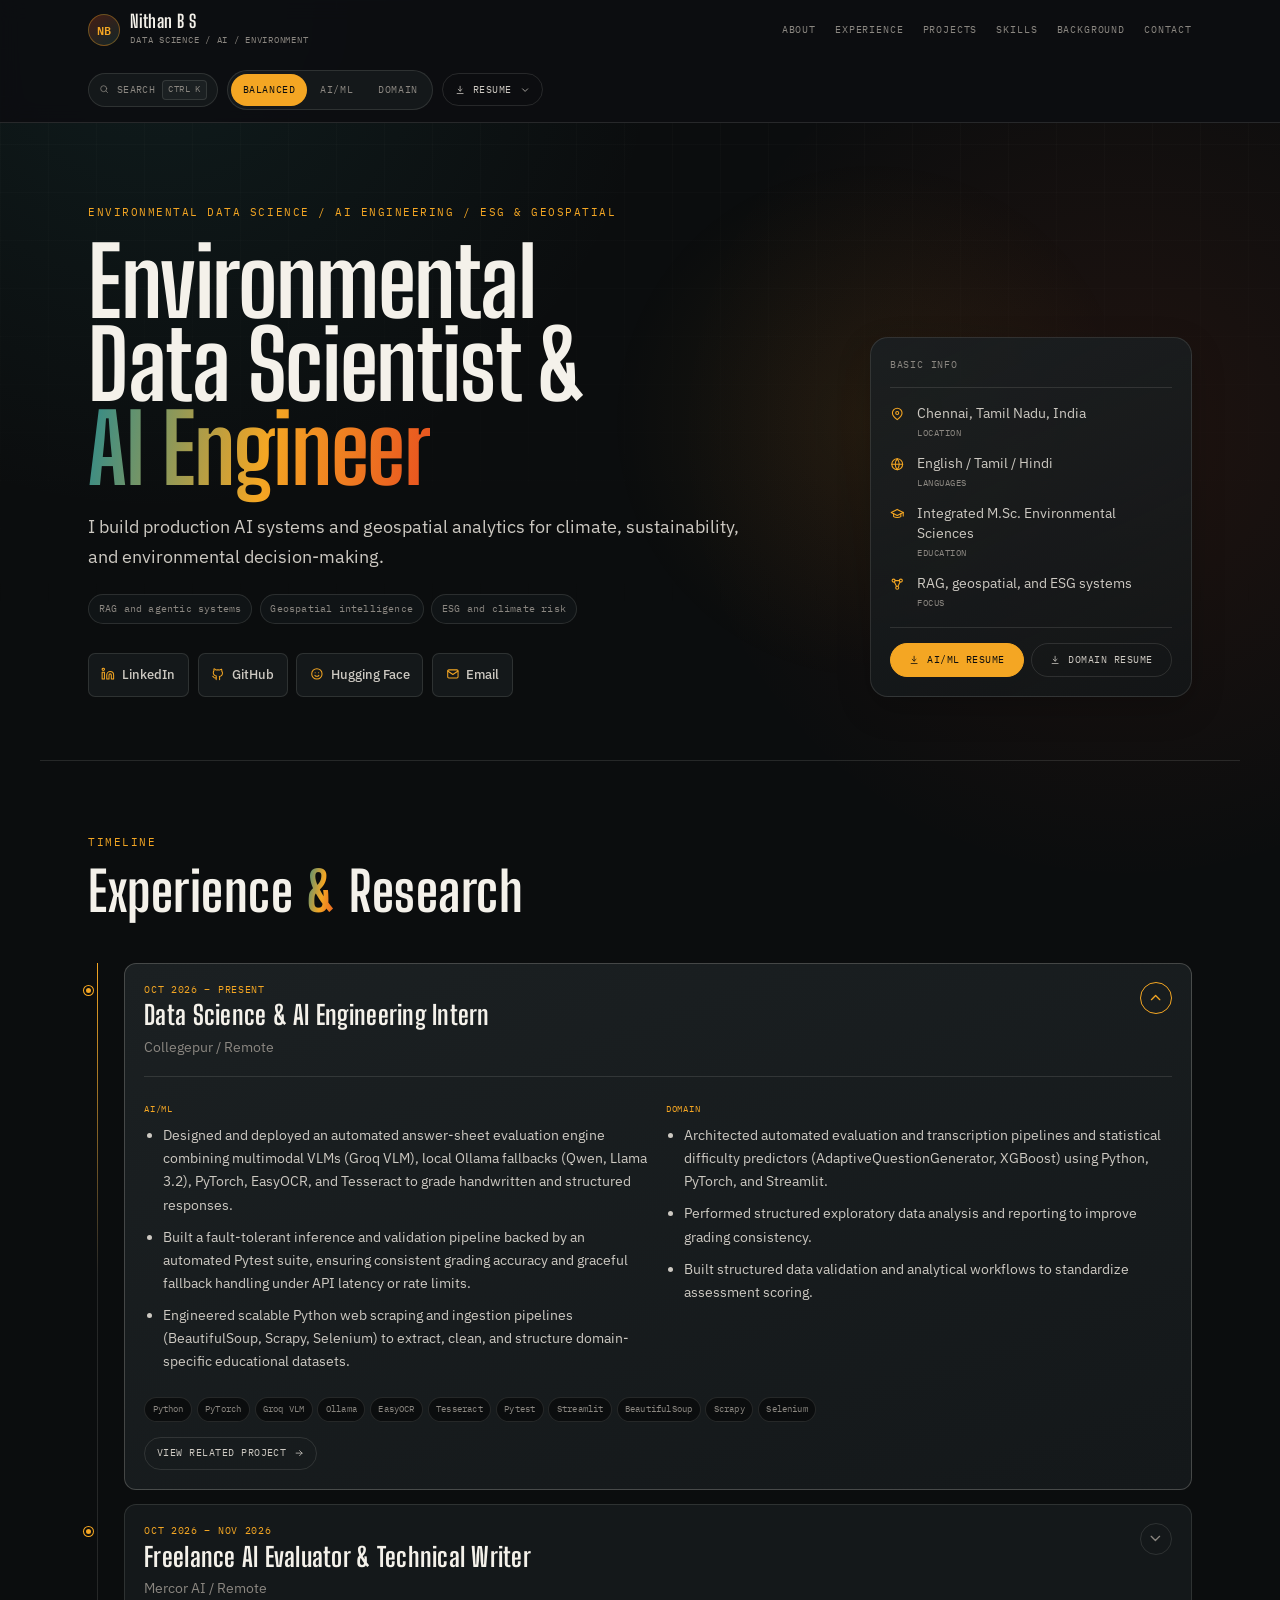
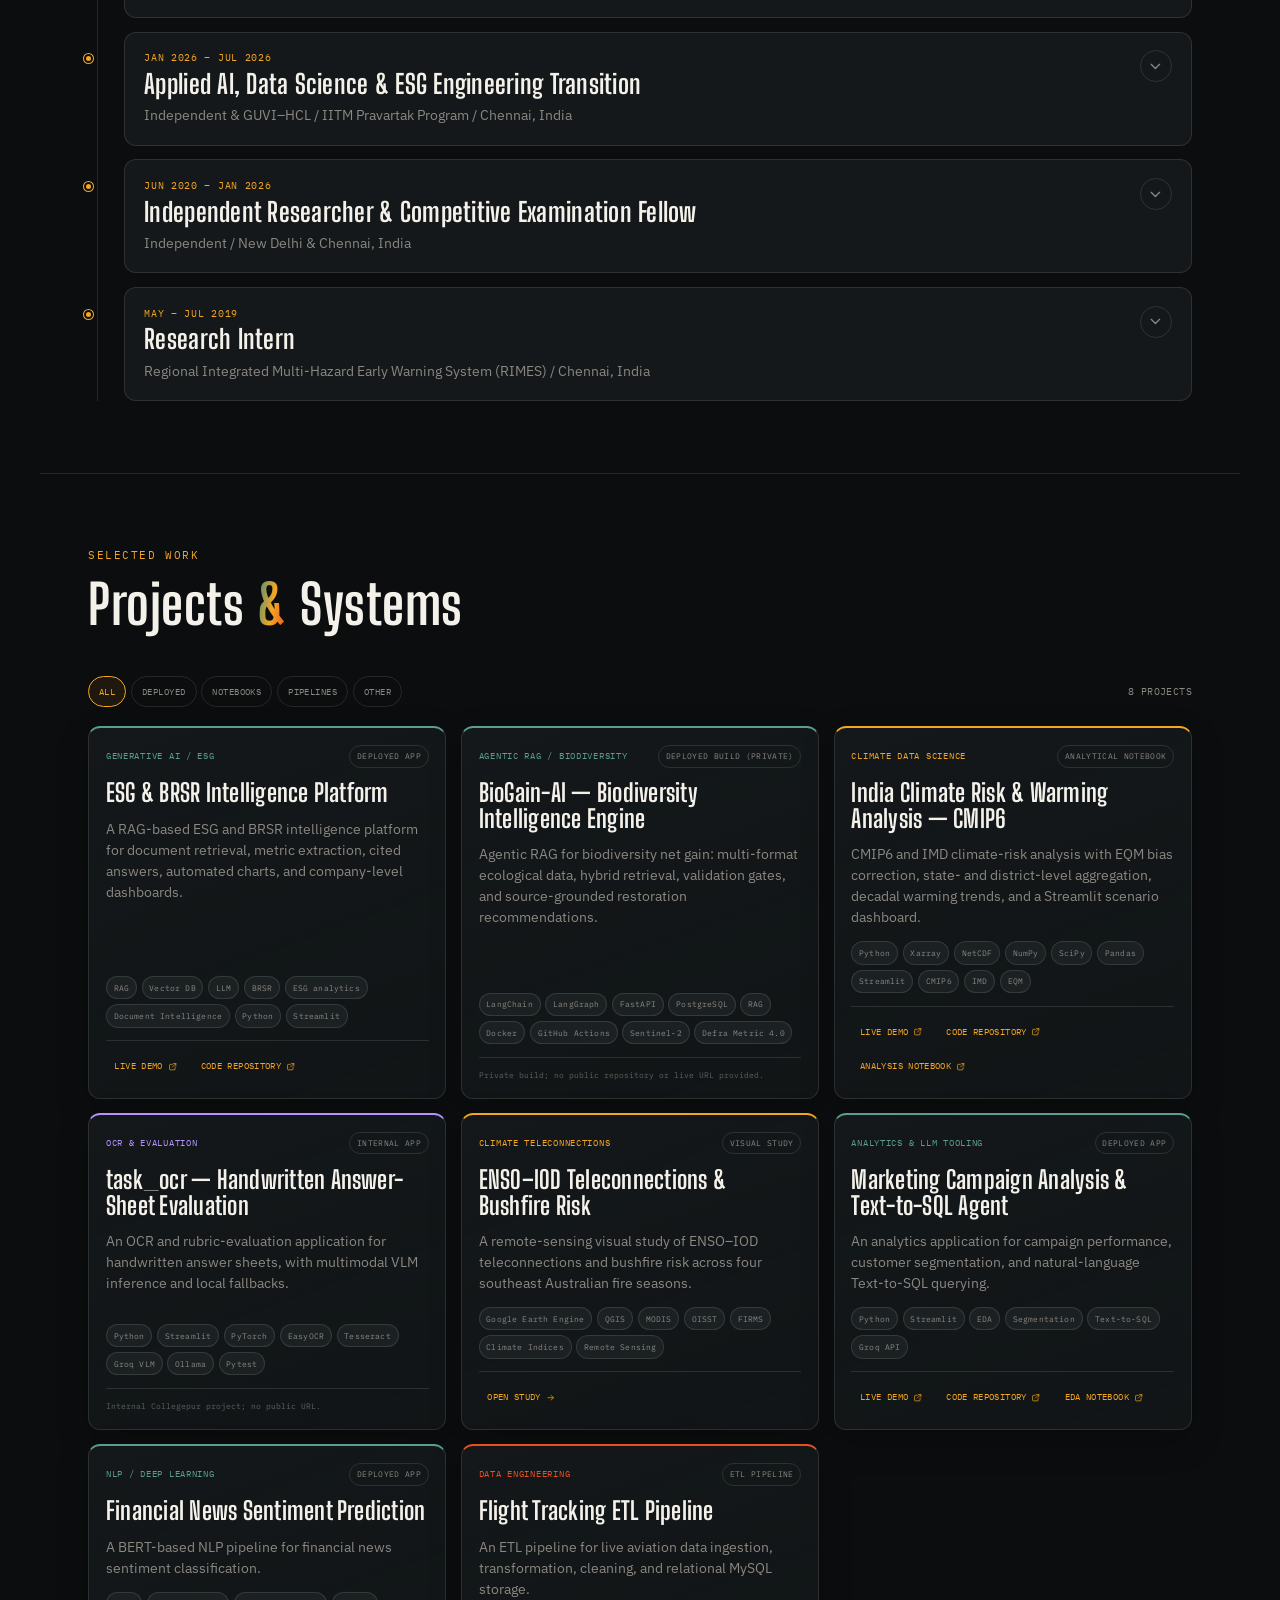
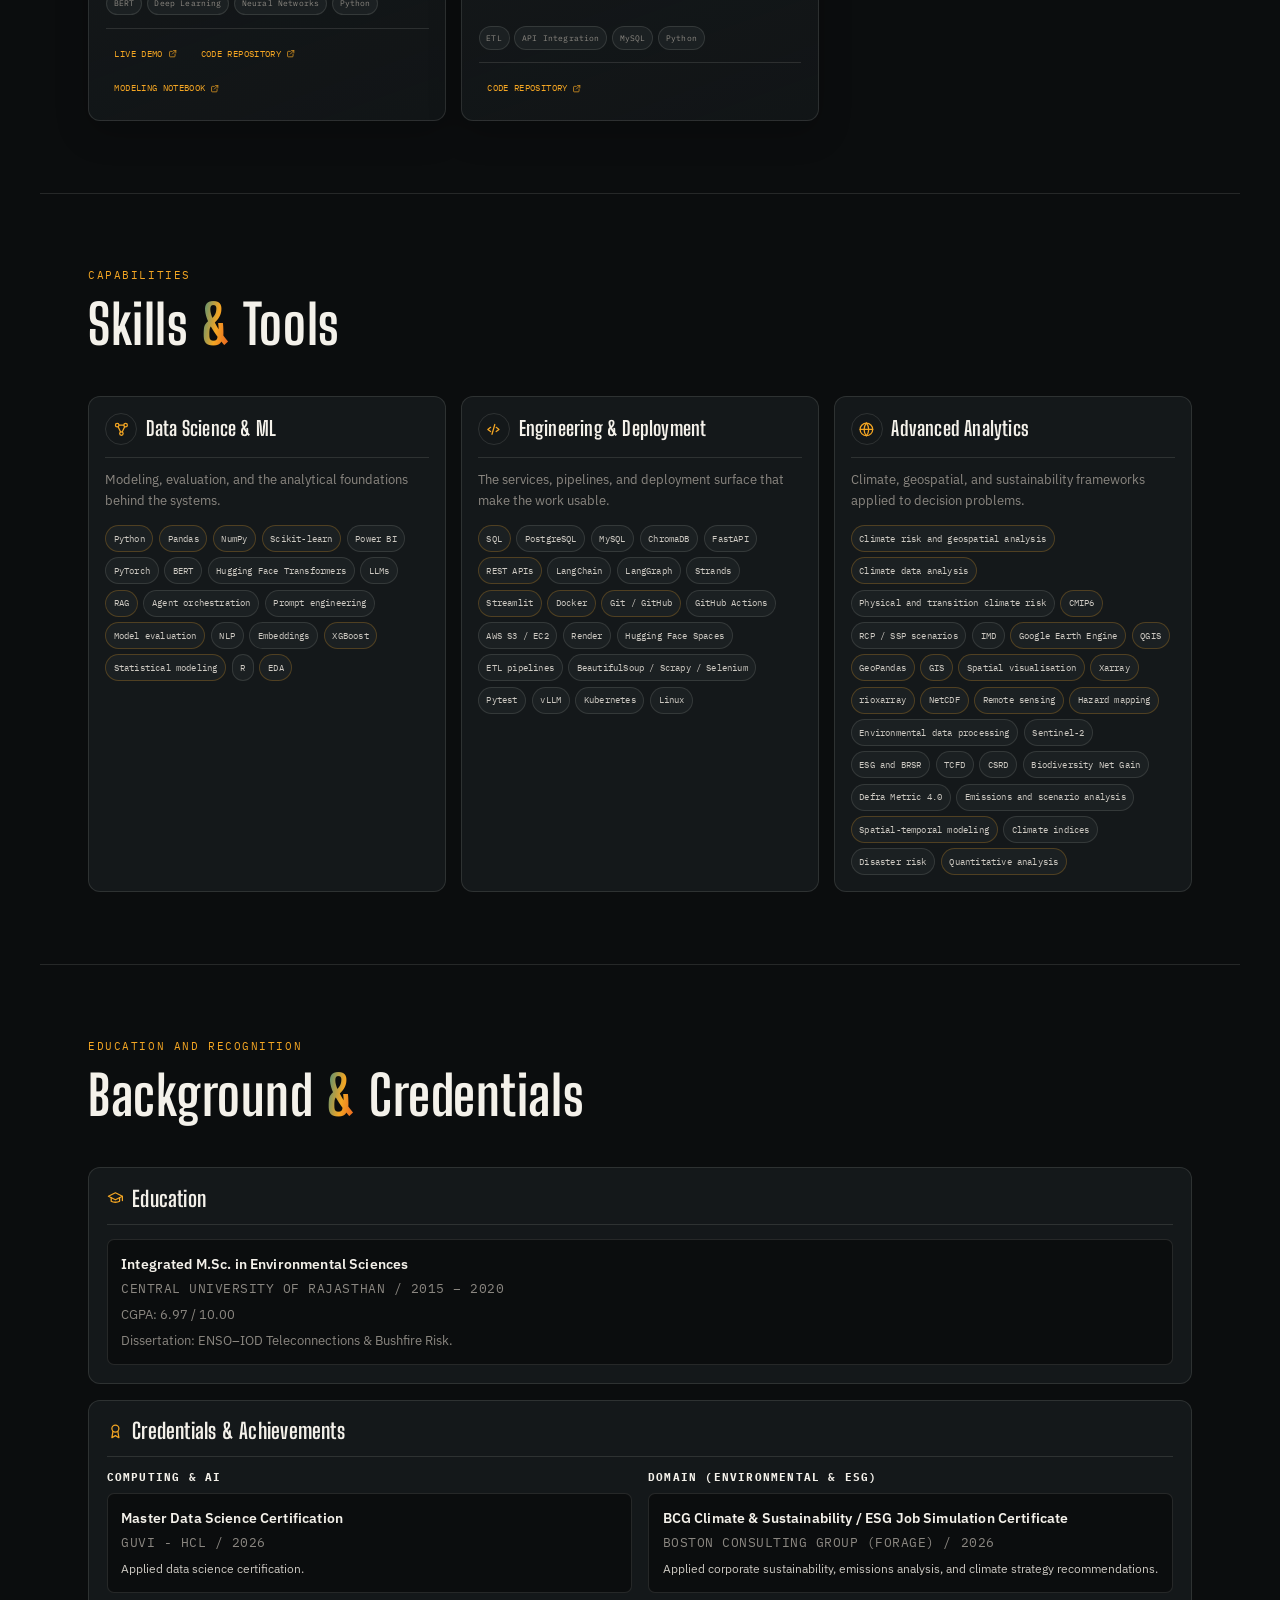
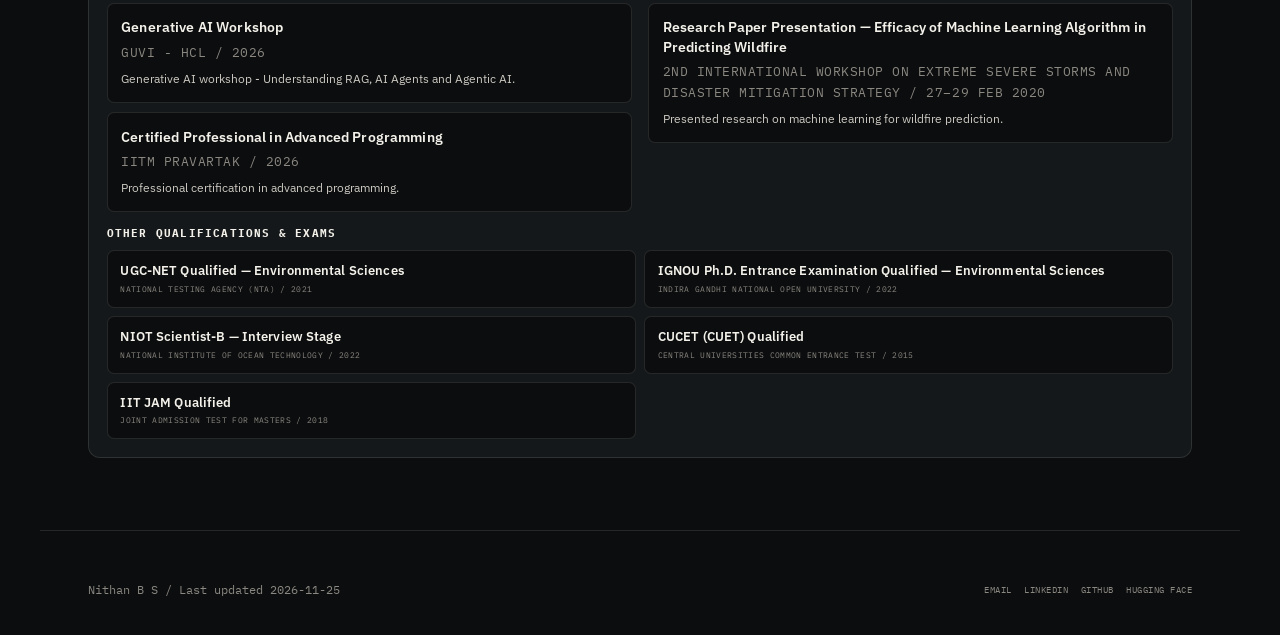
<file: index.html>
<!DOCTYPE html>
<html lang="en">
<head>
  <meta charset="UTF-8">
  <meta name="viewport" content="width=device-width, initial-scale=1.0">
  <title>Nithan B S | Portfolio</title>
  <meta name="description" content="Nithan B S — Environmental Data Scientist and AI Engineer specializing in RAG systems, geospatial intelligence, climate risk, and ESG analytics.">
  <meta name="theme-color" content="#0b0d0e">
  <link rel="icon" type="image/svg+xml" href="assets/favicon.svg">
  <link rel="preconnect" href="https://fonts.googleapis.com">
  <link rel="preconnect" href="https://fonts.gstatic.com" crossorigin>
  <link href="https://fonts.googleapis.com/css2?family=Big+Shoulders+Display:wght@600;700;800&family=IBM+Plex+Sans:wght@400;500;600&family=IBM+Plex+Mono:wght@400;500&display=swap" rel="stylesheet">
  <link rel="stylesheet" href="assets/css/tokens.css">
  <link rel="stylesheet" href="assets/css/base.css">
  <link rel="stylesheet" href="assets/css/components.css">
  <link rel="stylesheet" href="assets/css/responsive.css">

  <!-- Google tag (gtag.js) -->
  <script async src="https://www.googletagmanager.com/gtag/js?id=G-9D7TGEXYTD"></script>
  <script>
    window.dataLayer = window.dataLayer || [];
    function gtag(){dataLayer.push(arguments);}
    gtag('js', new Date());
    gtag('config', 'G-9D7TGEXYTD');
  </script>
</head>
<body id="top" data-track="balanced">
  <a class="skip-link" href="#main">Skip to content</a>

  <header class="topbar">
    <nav class="topbar-inner" aria-label="Primary navigation">
      <a class="brand" href="#top" aria-label="Nithan B S, back to top">
        <span class="brand-mark" aria-hidden="true">NB</span>
        <span class="brand-copy">
          <span class="brand-name">Nithan B S</span>
          <span class="brand-role">Data Science / AI / Environment</span>
        </span>
      </a>

      <div class="nav-links">
        <a class="navlink" href="#about">About</a>
        <a class="navlink" href="#experience">Experience</a>
        <a class="navlink" href="#projects">Projects</a>
        <a class="navlink" href="#skills">Skills</a>
        <a class="navlink" href="#background">Background</a>
        <a class="navlink" href="#contact">Contact</a>
      </div>

      <div class="topbar-actions">
        <button class="search-trigger" id="command-trigger" type="button" aria-label="Search portfolio" aria-keyshortcuts="Control+K Meta+K">
          <span data-icon="search" aria-hidden="true"></span>
          <span>Search</span>
          <kbd>Ctrl K</kbd>
        </button>

        <div class="track-switch" role="group" aria-label="Portfolio perspective">
          <button class="track-btn" type="button" data-track-button="balanced" aria-pressed="true">Balanced</button>
          <button class="track-btn" type="button" data-track-button="aiml" aria-pressed="false">AI/ML</button>
          <button class="track-btn" type="button" data-track-button="domain" aria-pressed="false">Domain</button>
        </div>

        <div class="resume-slot" id="resume-slot"></div>
      </div>
    </nav>
  </header>

  <main id="main">
    <section class="hero" id="about" aria-labelledby="hero-title">
      <div class="hero-copy">
        <span class="hero-eyebrow" id="hero-eyebrow">Environmental Data Science / AI Engineering / ESG &amp; Geospatial</span>
        <h1 id="hero-title">Environmental Data Scientist <span class="accent-text">&amp; AI Engineer</span></h1>
        <p class="hero-sub" id="hero-sub">I build production AI systems and geospatial analytics for climate, sustainability, and environmental decision-making.</p>
        <div class="hero-focus" id="hero-focus">
          <span class="focus-pill">RAG and agentic systems</span>
          <span class="focus-pill">Geospatial intelligence</span>
          <span class="focus-pill">ESG and climate risk</span>
        </div>
        <div class="hero-socials" id="hero-socials">
          <a class="social-btn" href="https://www.linkedin.com/in/nithanbs97/" target="_blank" rel="noopener noreferrer"><span data-icon="linkedin" aria-hidden="true"></span>LinkedIn</a>
          <a class="social-btn" href="https://github.com/nithansantiago021" target="_blank" rel="noopener noreferrer"><span data-icon="github" aria-hidden="true"></span>GitHub</a>
          <a class="social-btn" href="https://huggingface.co/ntini97" target="_blank" rel="noopener noreferrer"><span data-icon="huggingface" aria-hidden="true"></span>Hugging Face</a>
          <a class="social-btn" href="mailto:nithansantiago021@gmail.com"><span data-icon="mail" aria-hidden="true"></span>Email</a>
        </div>
      </div>

      <aside class="hero-side" aria-label="Profile snapshot">
        <div class="perspective-label">
          <span>Basic Info</span>
        </div>
        <div class="hero-facts">
          <div class="hero-fact">
            <span data-icon="pin" aria-hidden="true"></span>
            <div><span id="hero-location">Chennai, Tamil Nadu, India</span><small>Location</small></div>
          </div>
          <div class="hero-fact">
            <span data-icon="globe" aria-hidden="true"></span>
            <div><span id="hero-languages">English / Tamil / Hindi</span><small>Languages</small></div>
          </div>
          <div class="hero-fact">
            <span data-icon="cap" aria-hidden="true"></span>
            <div><span>Integrated M.Sc. Environmental Sciences</span><small>Education</small></div>
          </div>
          <div class="hero-fact">
            <span data-icon="nodes" aria-hidden="true"></span>
            <div><span>RAG, geospatial, and ESG systems</span><small>Focus</small></div>
          </div>
        </div>
        <div class="hero-resume-actions" id="hero-resume-actions">
          <a class="btn btn--solid" href="assets/resume-aiml.pdf" target="_blank" rel="noopener">AI/ML resume</a>
          <a class="btn btn--ghost" href="assets/resume-domain.pdf" target="_blank" rel="noopener">Domain resume</a>
        </div>
      </aside>
    </section>

    <div class="container">
      <p class="error-state" id="load-error" hidden></p>
    </div>

    <section class="section" id="experience" aria-labelledby="experience-title">
      <div class="section-head">
        <div>
          <span class="sec-label mono">Timeline</span>
          <h2 id="experience-title">Experience <span class="accent-text">&amp;</span> Research</h2>
        </div>
      </div>
      <div class="timeline" id="experience-timeline">
        <p class="loading-state">Loading experience.</p>
      </div>
    </section>

    <section class="section" id="projects" aria-labelledby="projects-title">
      <div class="section-head">
        <div>
          <span class="sec-label mono">Selected Work</span>
          <h2 id="projects-title">Projects <span class="accent-text">&amp;</span> Systems</h2>
        </div>
      </div>

      <div class="project-toolbar">
        <div class="filter-group" role="group" aria-label="Filter projects by type">
          <button class="filter-btn" type="button" data-project-filter="all" aria-pressed="true">All</button>
          <button class="filter-btn" type="button" data-project-filter="deployed_app" aria-pressed="false">Deployed</button>
          <button class="filter-btn" type="button" data-project-filter="notebook" aria-pressed="false">Notebooks</button>
          <button class="filter-btn" type="button" data-project-filter="etl_pipeline" aria-pressed="false">Pipelines</button>
          <button class="filter-btn" type="button" data-project-filter="other" aria-pressed="false">Other</button>
        </div>
        <span class="project-count" id="project-count"></span>
      </div>

      <div class="project-grid" id="project-grid">
        <p class="loading-state">Loading projects.</p>
      </div>
    </section>

    <section class="section" id="skills" aria-labelledby="skills-title">
      <div class="section-head">
        <div>
          <span class="sec-label mono">Capabilities</span>
          <h2 id="skills-title">Skills <span class="accent-text">&amp;</span> Tools</h2>
        </div>
      </div>
      <div class="skills-grid" id="skills-grid">
        <p class="loading-state">Loading skills.</p>
      </div>
    </section>

    <section class="section" id="background" aria-labelledby="background-title">
      <div class="section-head">
        <div>
          <span class="sec-label mono">Education and Recognition</span>
          <h2 id="background-title">Background <span class="accent-text">&amp;</span> Credentials</h2>
        </div>
      </div>

      <div class="background-stack">
        <section class="background-block background-block--education" aria-labelledby="education-heading">
          <div class="background-block-head">
            <span id="education-icon" aria-hidden="true"></span>
            <h3 id="education-heading">Education</h3>
          </div>
          <div class="education-list" id="education-list">
            <p class="loading-state">Loading education.</p>
          </div>
        </section>

        <section class="background-block" aria-labelledby="credentials-heading">
          <div class="background-block-head">
            <span id="credentials-icon" aria-hidden="true"></span>
            <h3 id="credentials-heading">Credentials &amp; Achievements</h3>
          </div>

          <div class="credential-groups">
            <div class="credential-group">
              <h4>Computing &amp; AI</h4>
              <div class="credential-list" id="credentials-computing-ai-list"></div>
            </div>

            <div class="credential-group">
              <h4>Domain (Environmental &amp; ESG)</h4>
              <div class="credential-list" id="credentials-domain-list"></div>
            </div>

            <div class="credential-group credential-group--other">
              <h4>Other Qualifications &amp; Exams</h4>
              <div class="credential-list" id="credentials-other-list"></div>
            </div>
          </div>
        </section>
      </div>
    </section>
  </main>

  <footer class="site-footer" id="contact">
    <div class="footer-inner">
      <p class="footer-copy mono">Nithan B S / Last updated <span id="last-updated">2026-11-25</span></p>
      <div class="footer-links">
        <a href="mailto:nithansantiago021@gmail.com">Email</a>
        <a href="https://www.linkedin.com/in/nithanbs97/" target="_blank" rel="noopener noreferrer">LinkedIn</a>
        <a href="https://github.com/nithansantiago021" target="_blank" rel="noopener noreferrer">GitHub</a>
        <a href="https://huggingface.co/ntini97" target="_blank" rel="noopener noreferrer">Hugging Face</a>
      </div>
    </div>
  </footer>

  <dialog class="command-dialog" id="command-palette" aria-labelledby="command-title">
    <div class="command-shell">
      <div class="command-search">
        <span data-icon="search" aria-hidden="true"></span>
        <h2 class="sr-only" id="command-title">Search portfolio</h2>
        <input class="command-input" id="command-input" type="search" placeholder="Search projects, skills, experience, credentials..." autocomplete="off" aria-controls="command-results" aria-autocomplete="list" aria-labelledby="command-title">
        <button class="icon-btn command-close" id="command-close" type="button" aria-label="Close search">
          <span data-icon="close" aria-hidden="true"></span>
        </button>
      </div>
      <div class="command-results" id="command-results" role="listbox" aria-label="Search results"></div>
      <div class="command-footer">
        <span><kbd>Up</kbd><kbd>Down</kbd> navigate</span>
        <span><kbd>Enter</kbd> open</span>
        <span><kbd>Esc</kbd> close</span>
        <span><kbd>Ctrl</kbd> + <kbd>K</kbd> toggle</span>
      </div>
    </div>
  </dialog>

  <div id="live-region" class="sr-only" aria-live="polite"></div>

  <noscript>
    <p class="noscript-note">This portfolio uses JavaScript to load its data files and switch between the AI/ML, Domain, and Balanced perspectives. The static hero and contact links remain available.</p>
  </noscript>

  <script type="module" src="assets/js/app.js"></script>
</body>
</html>
</file>
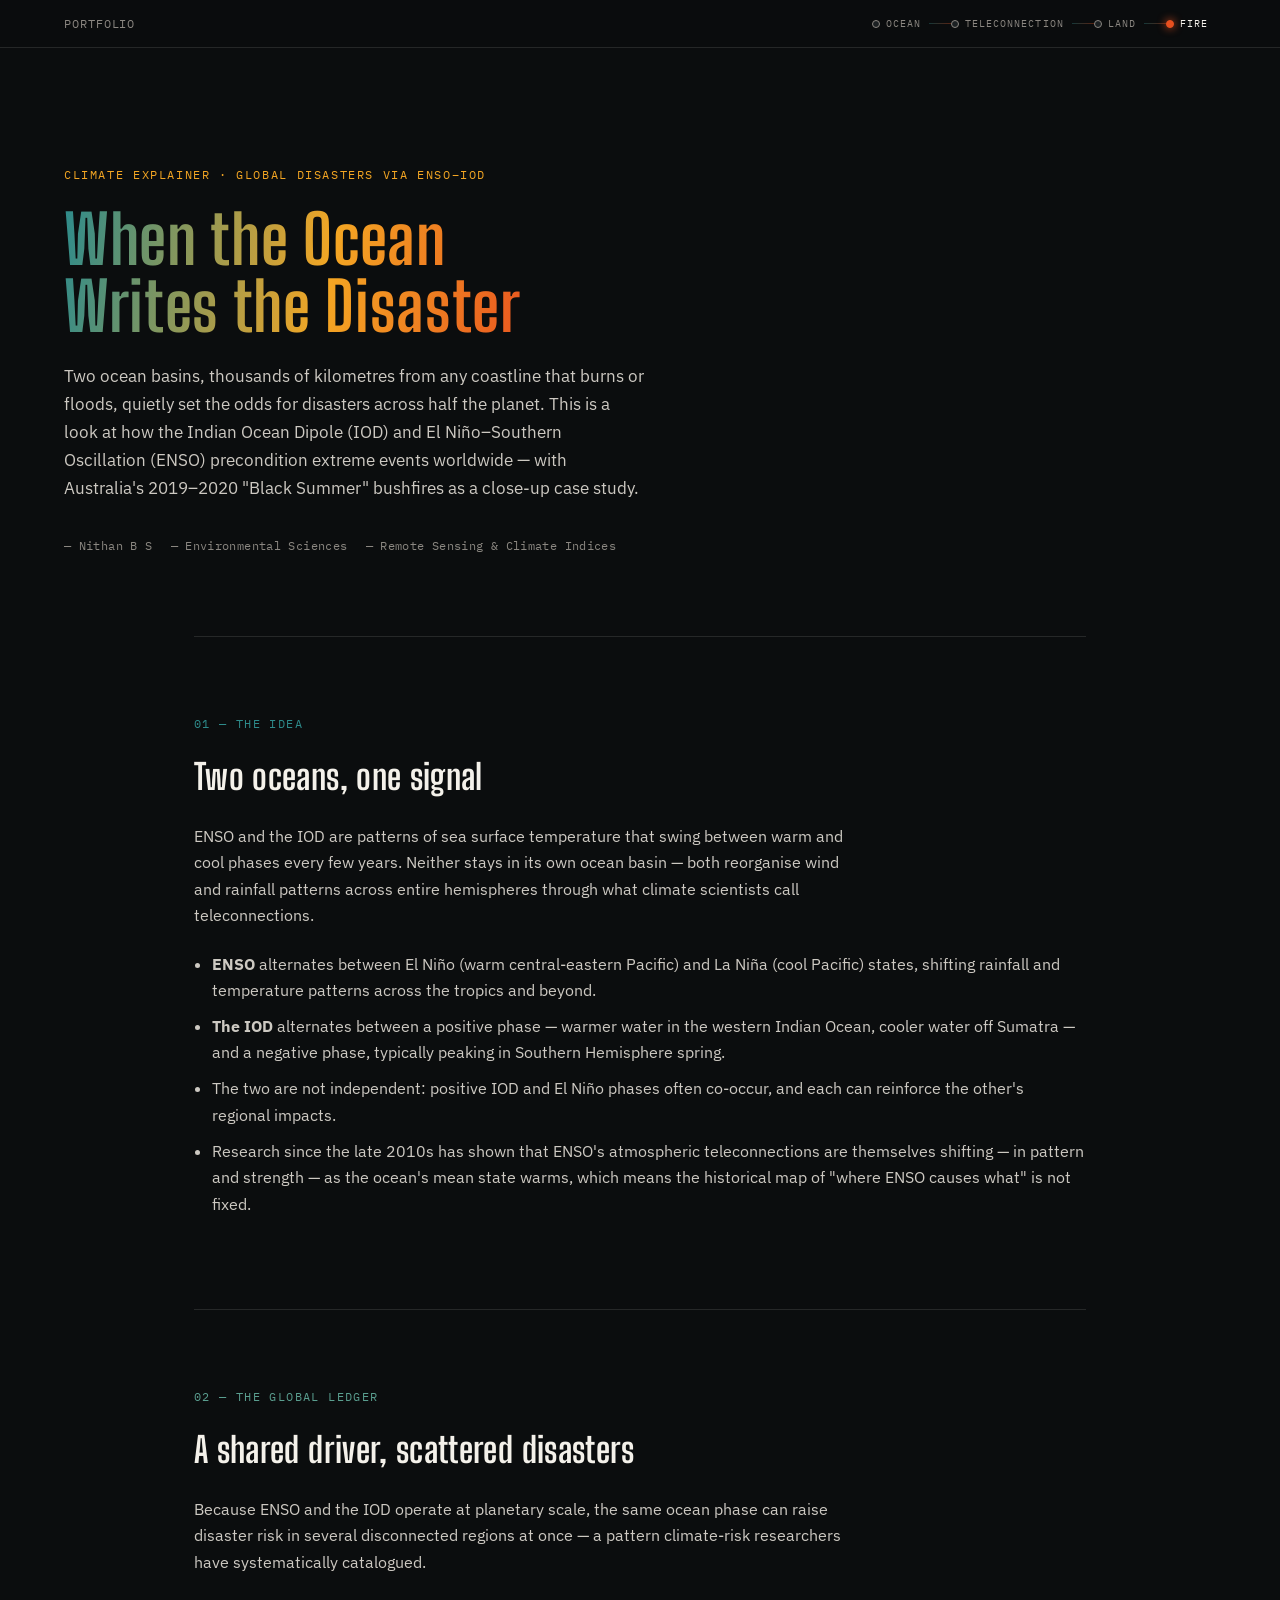
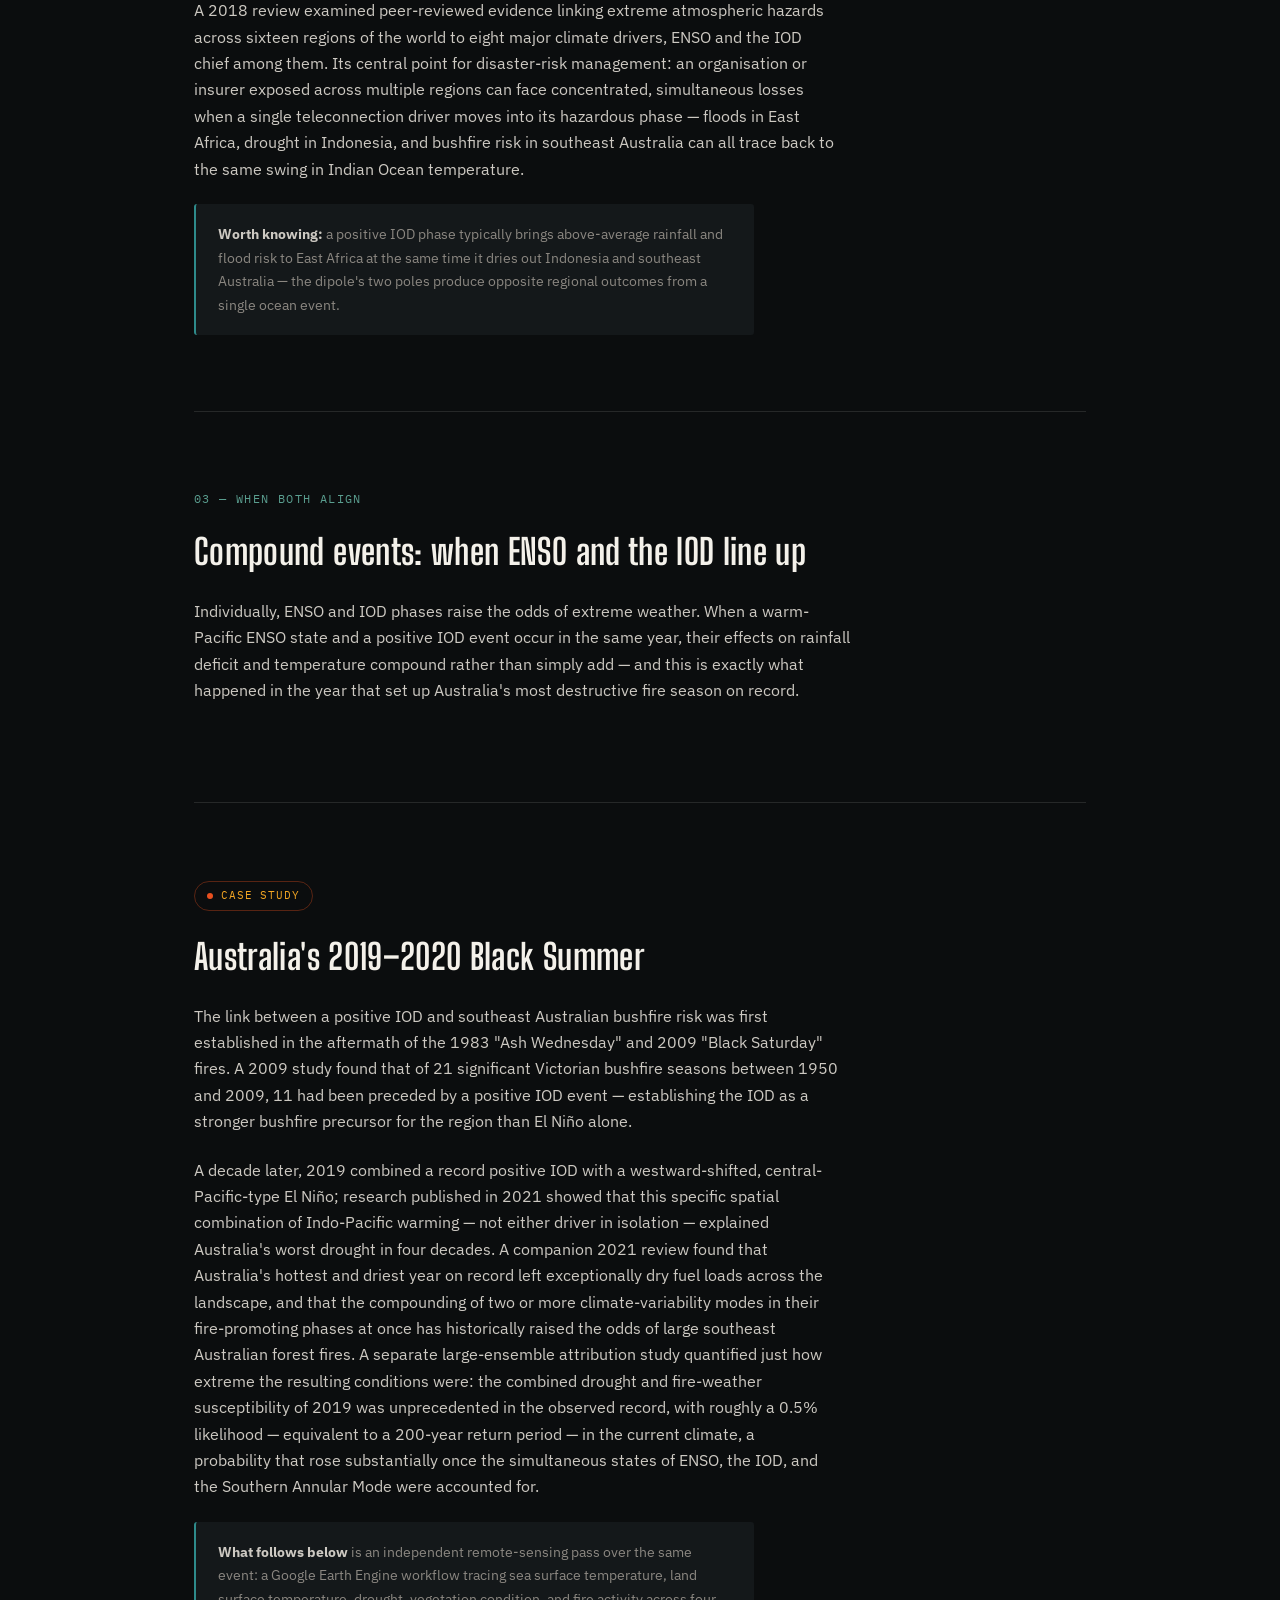
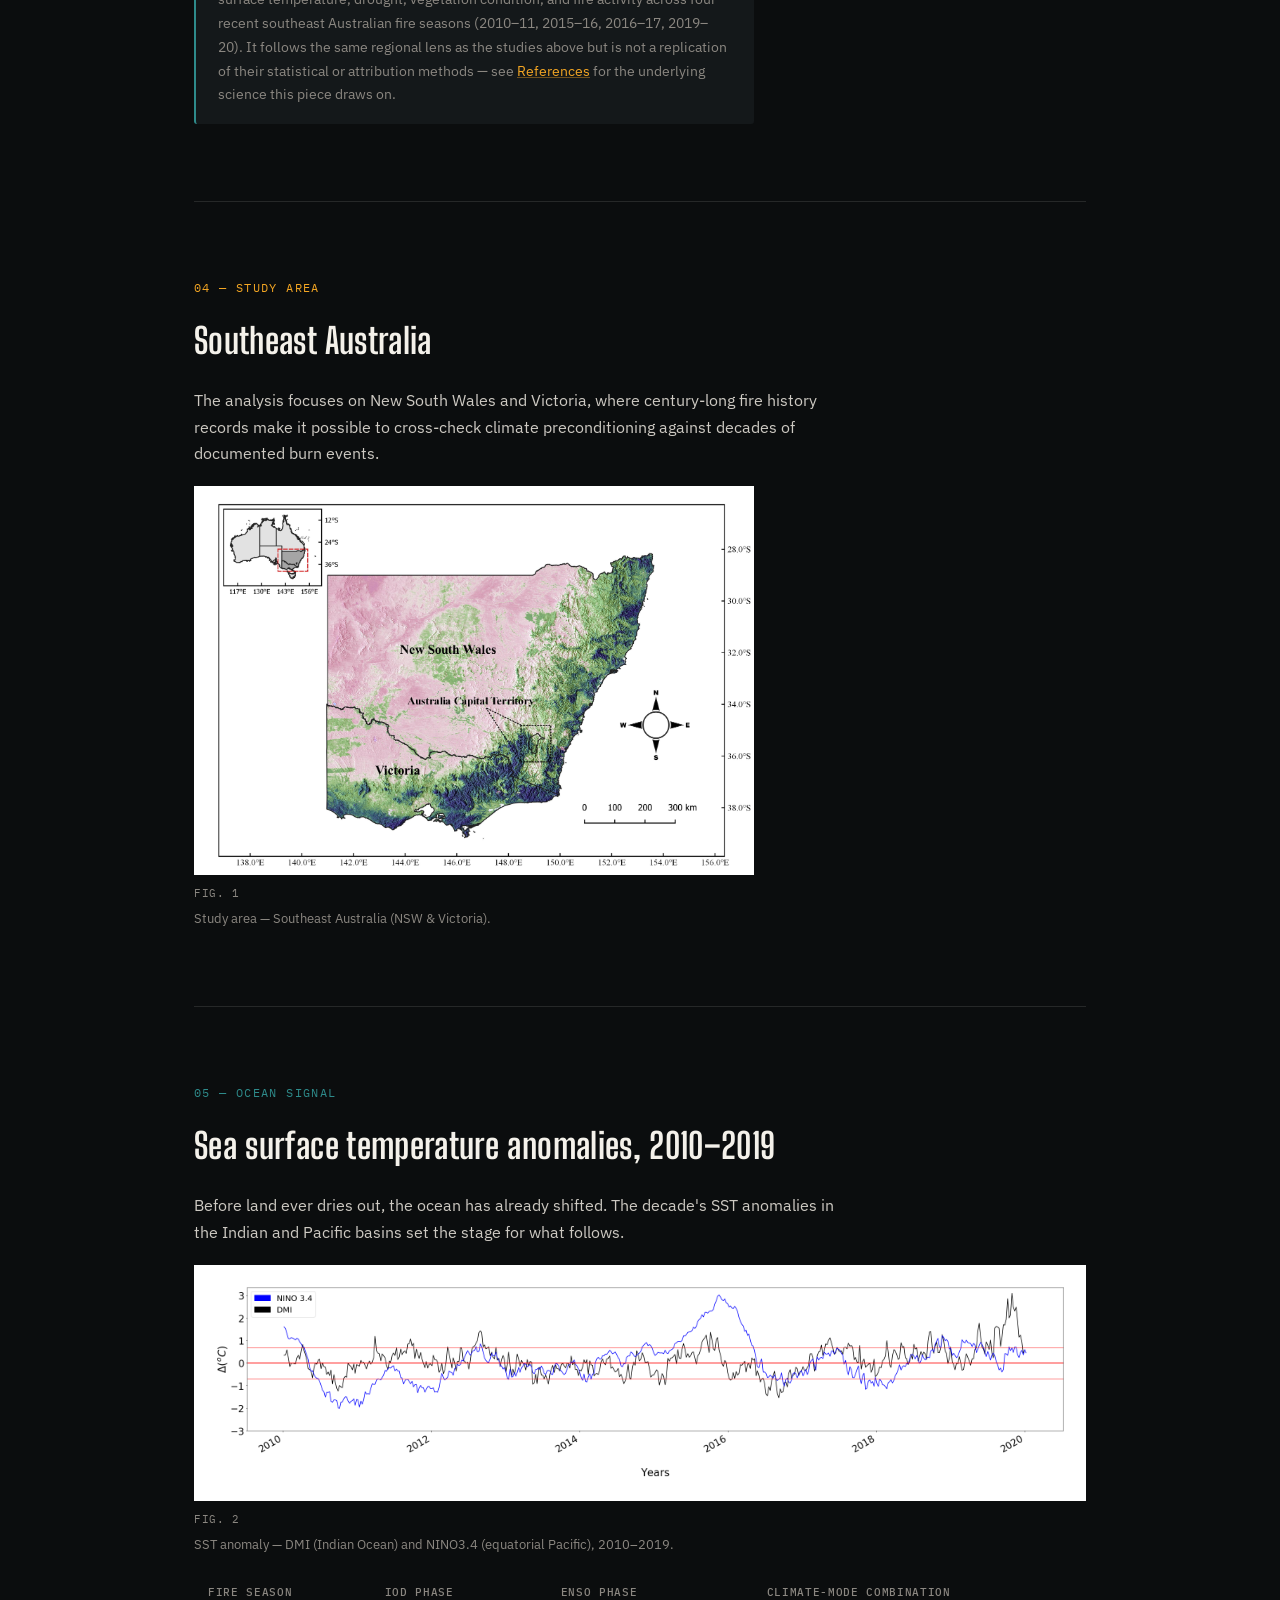
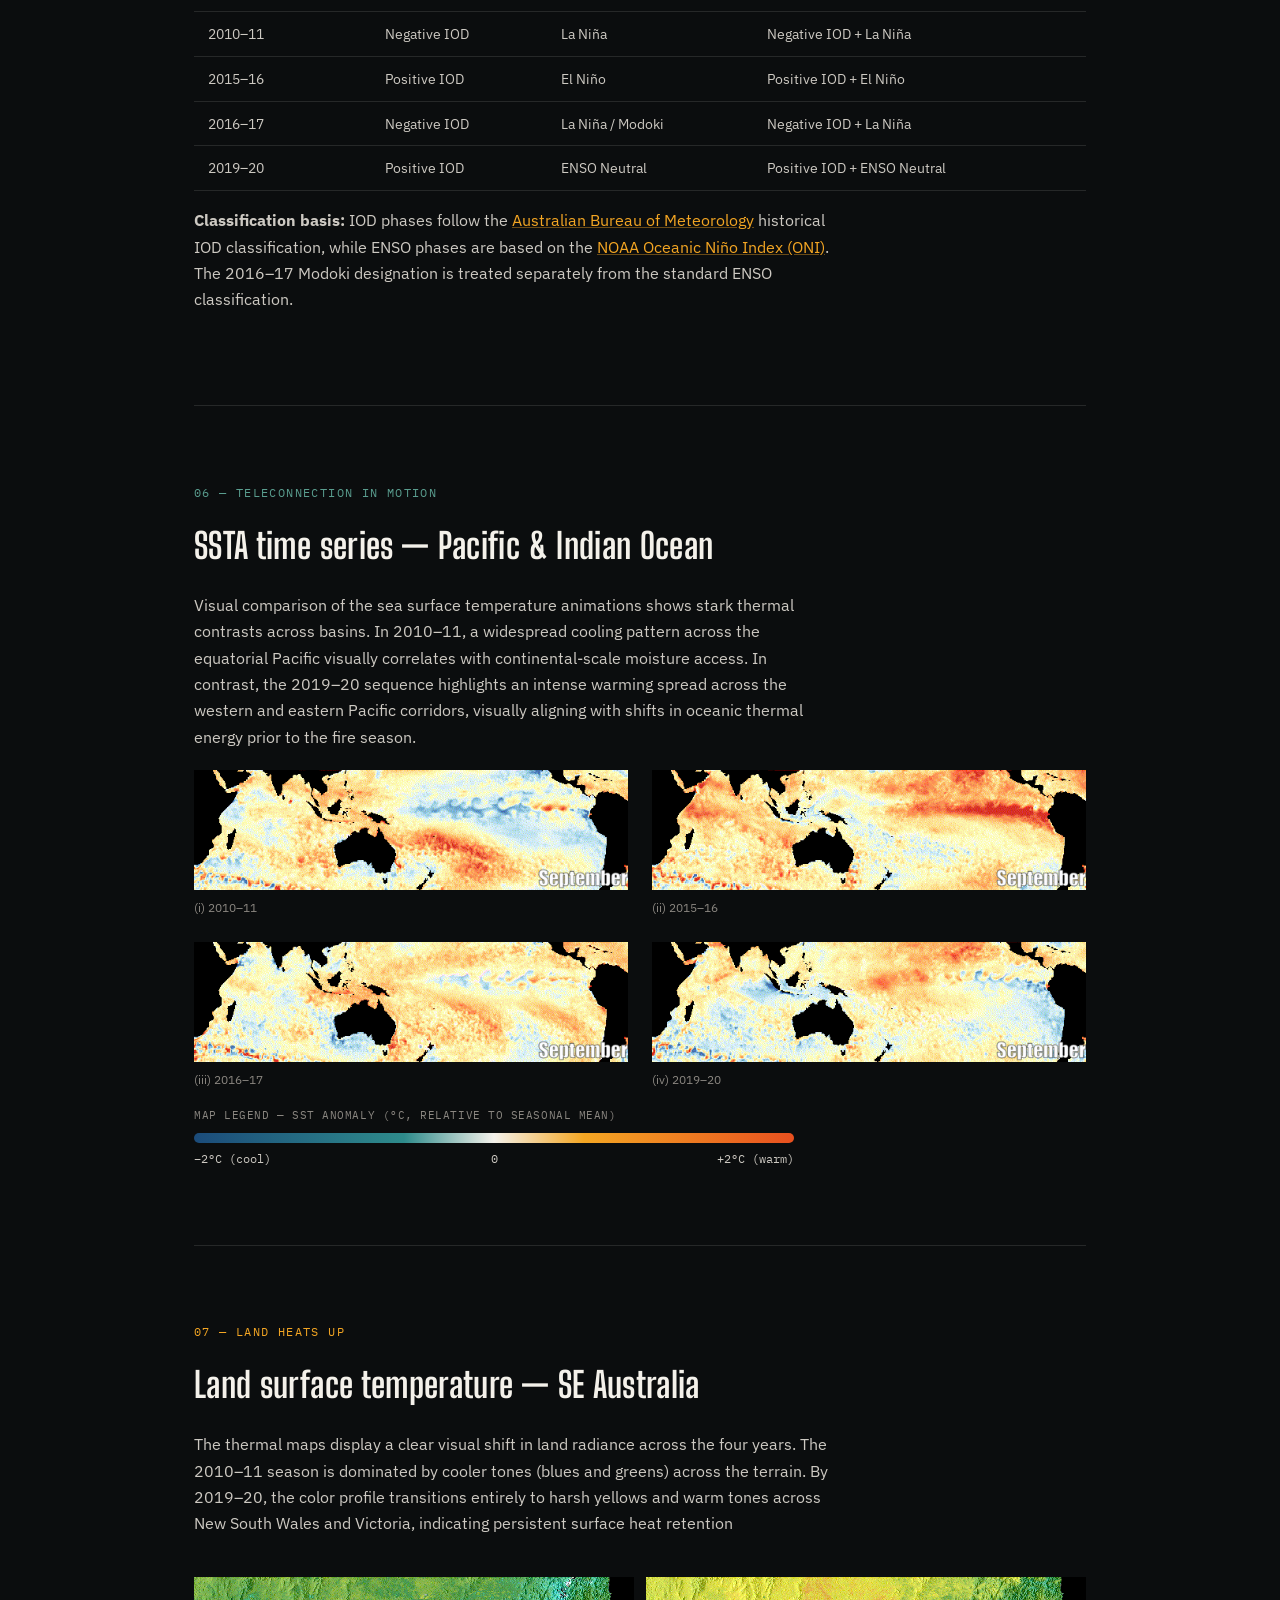
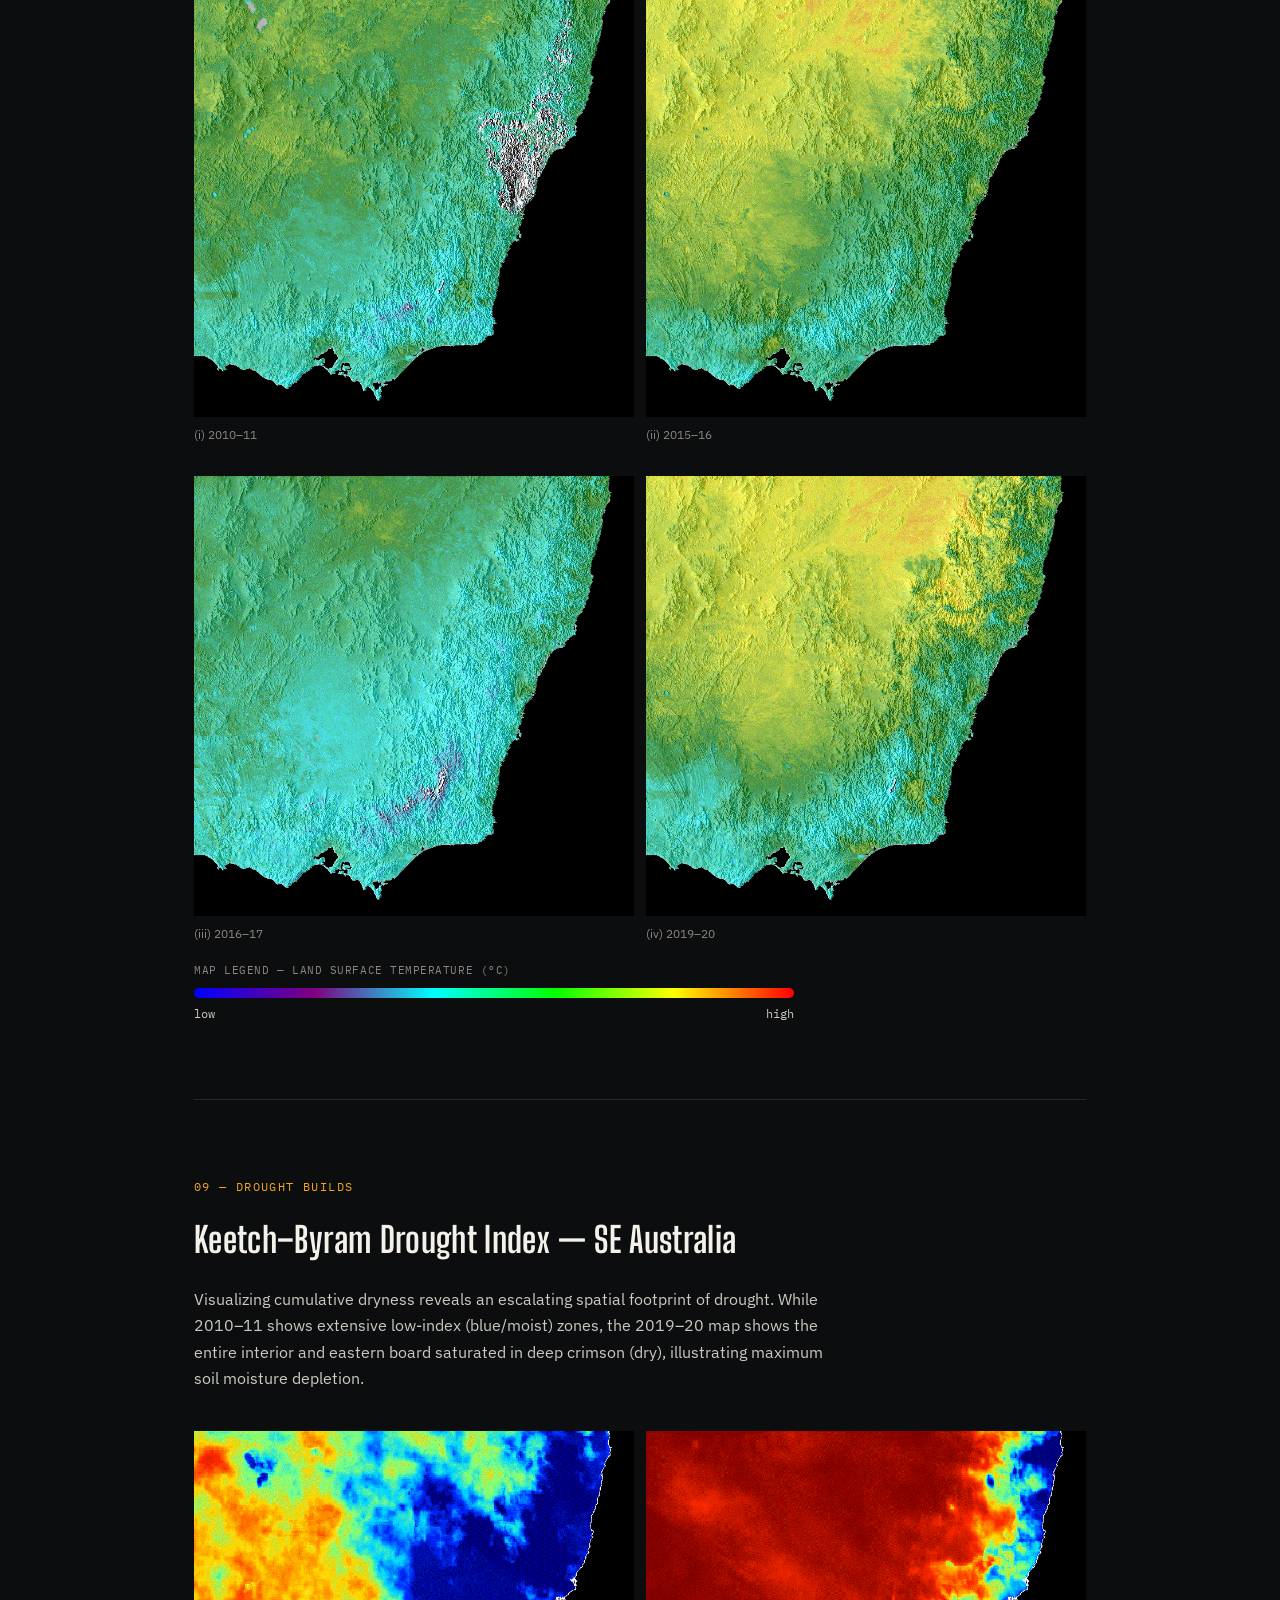
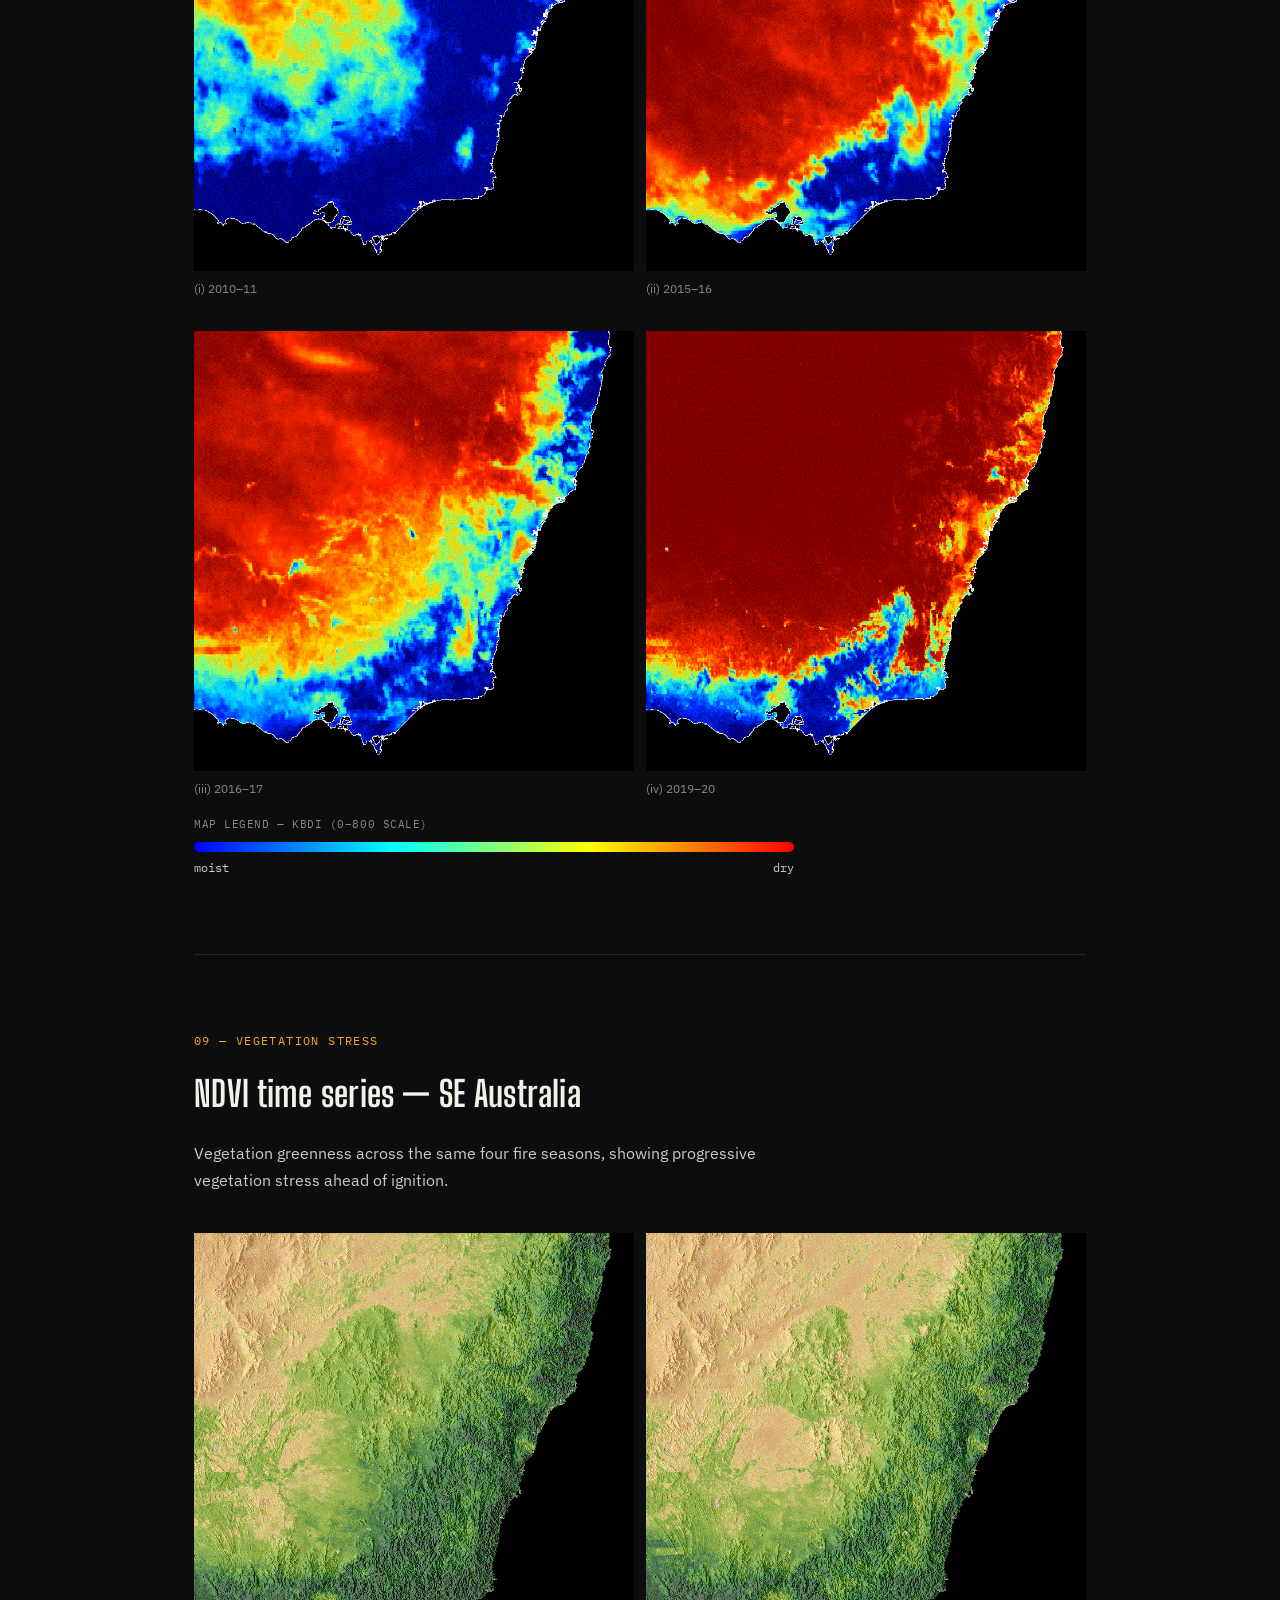
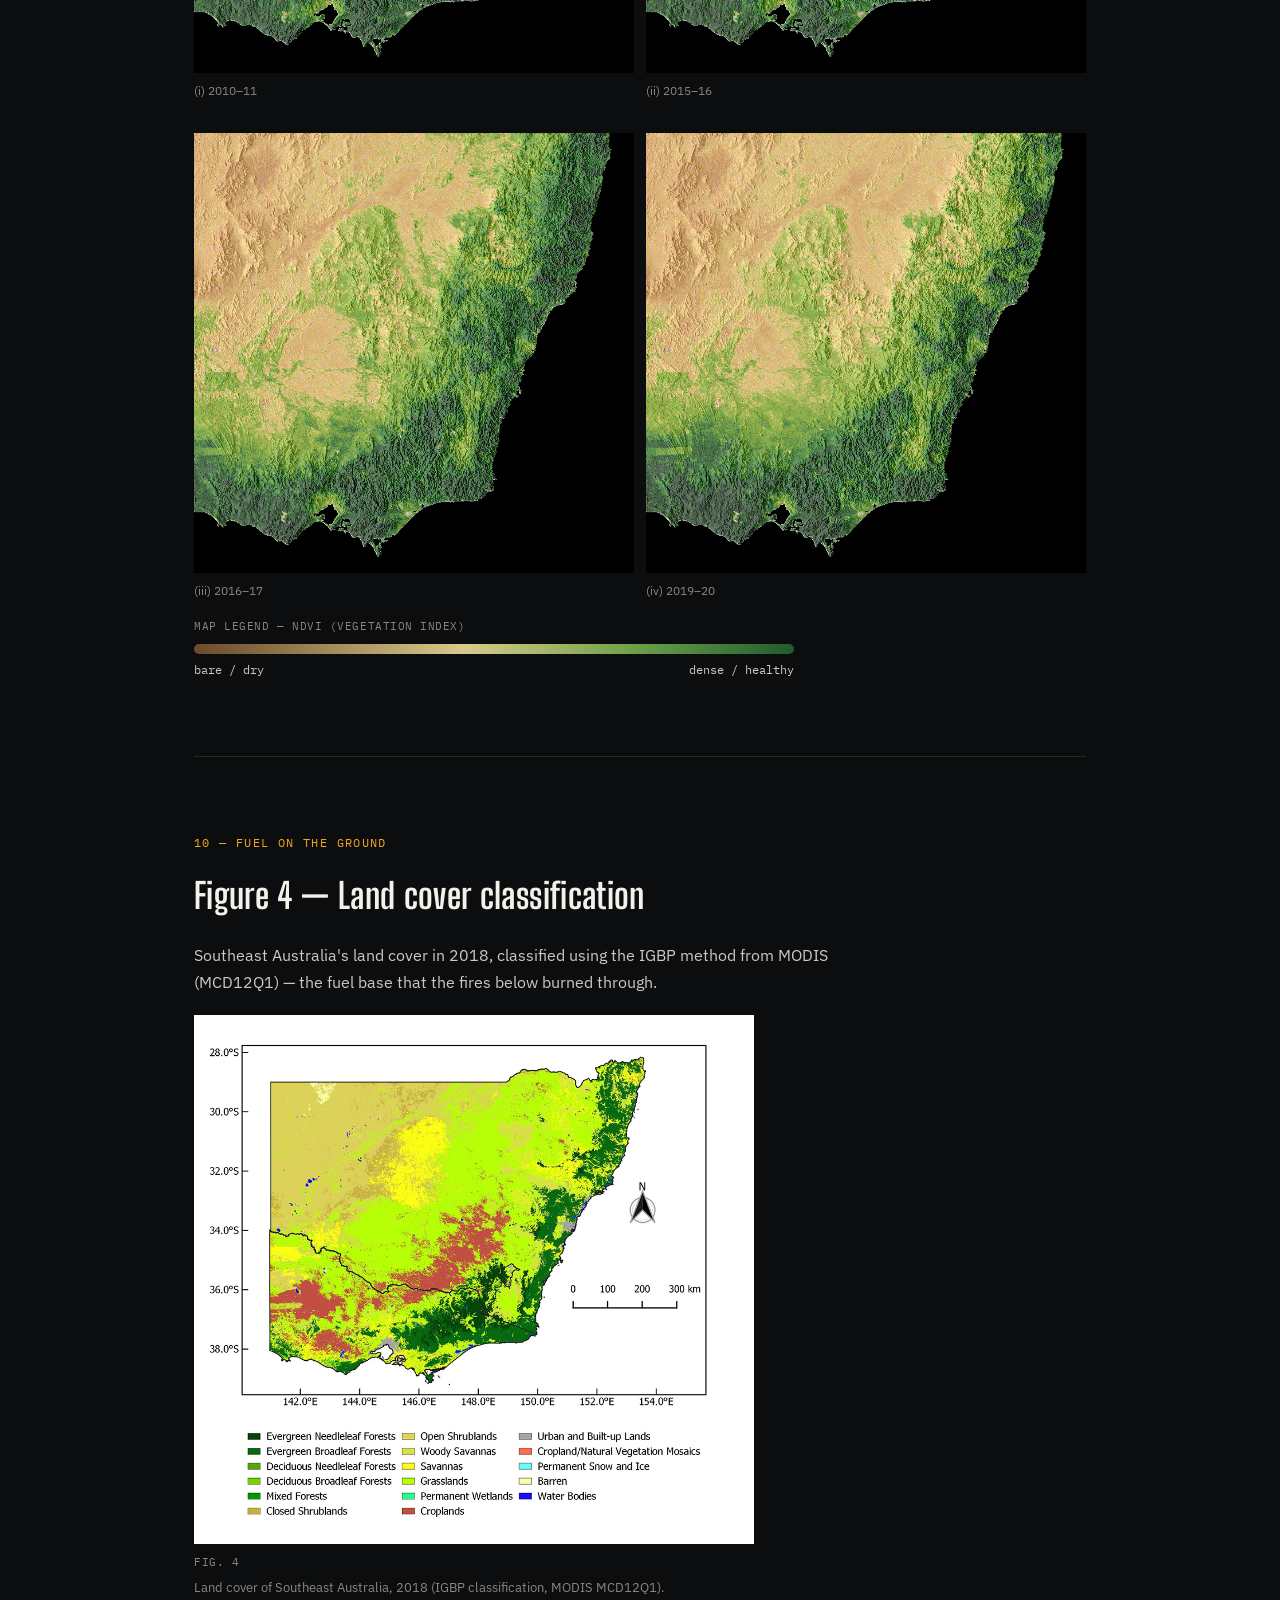
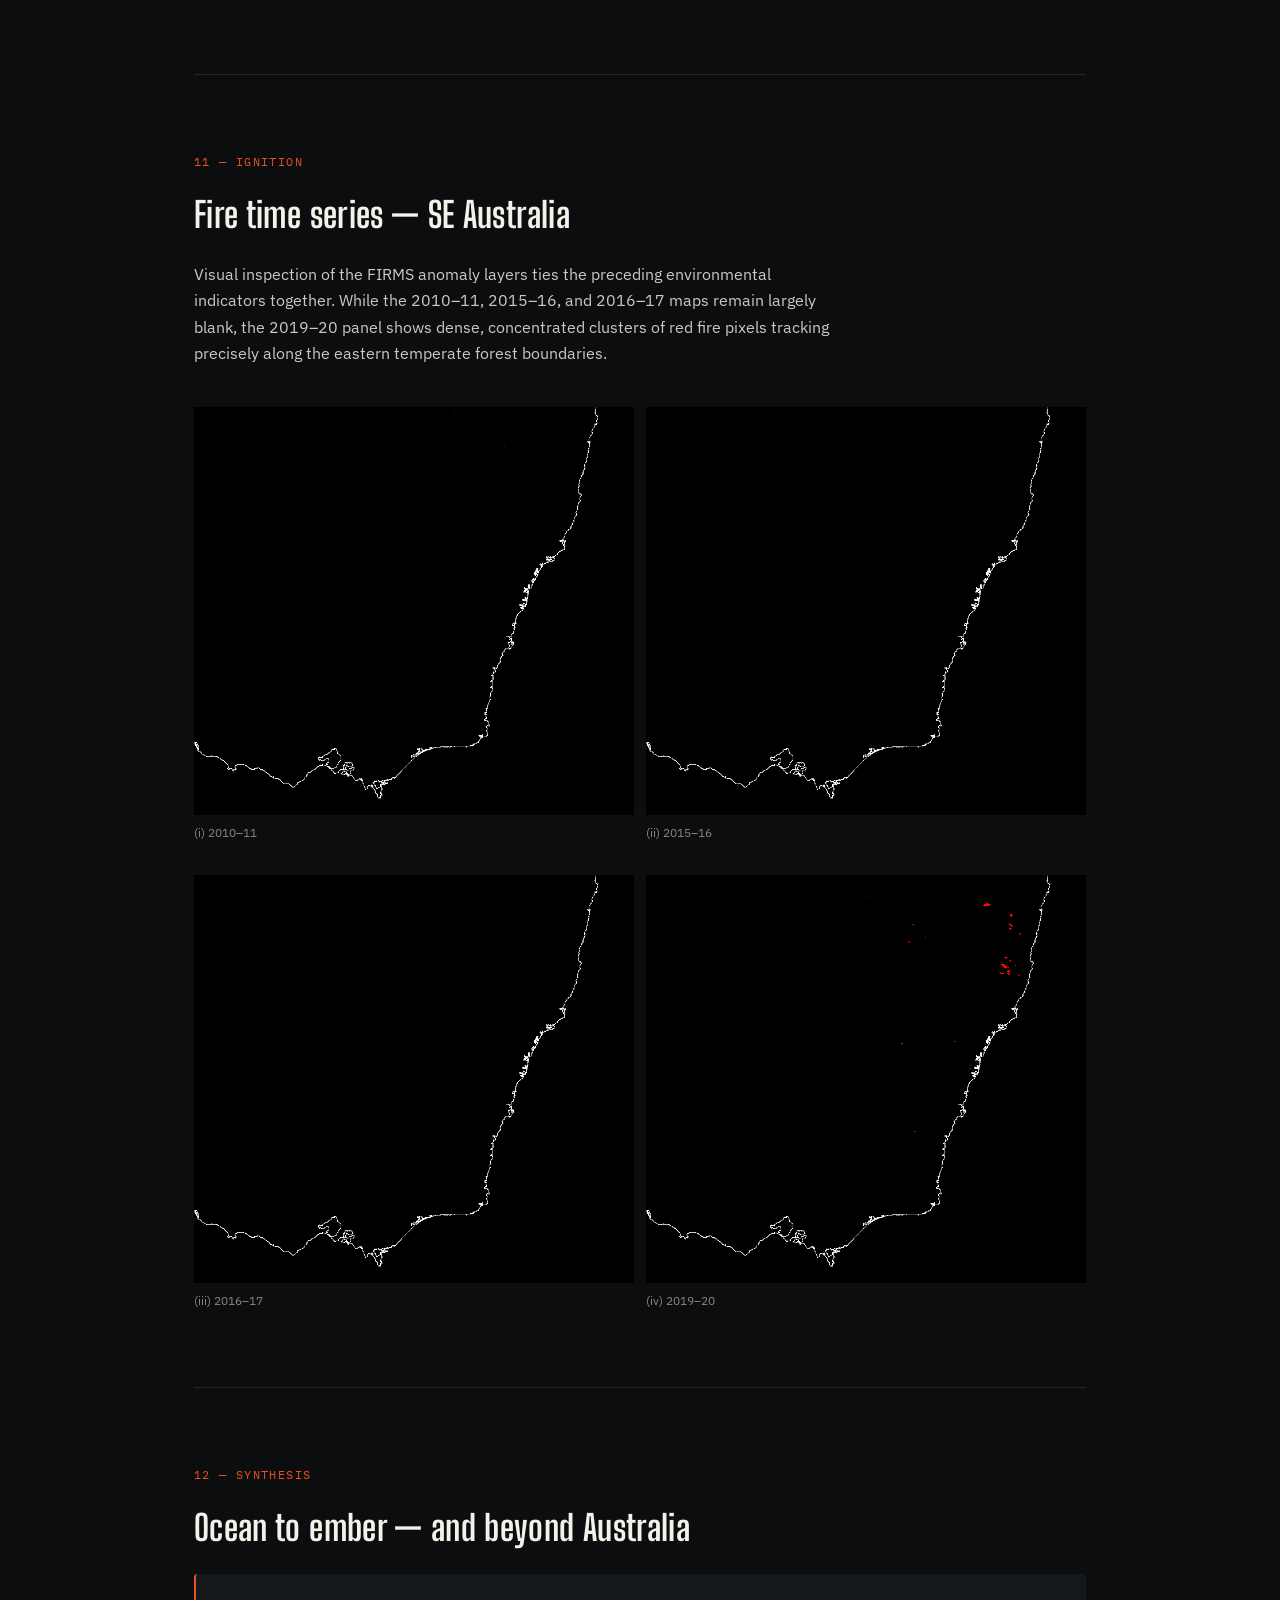
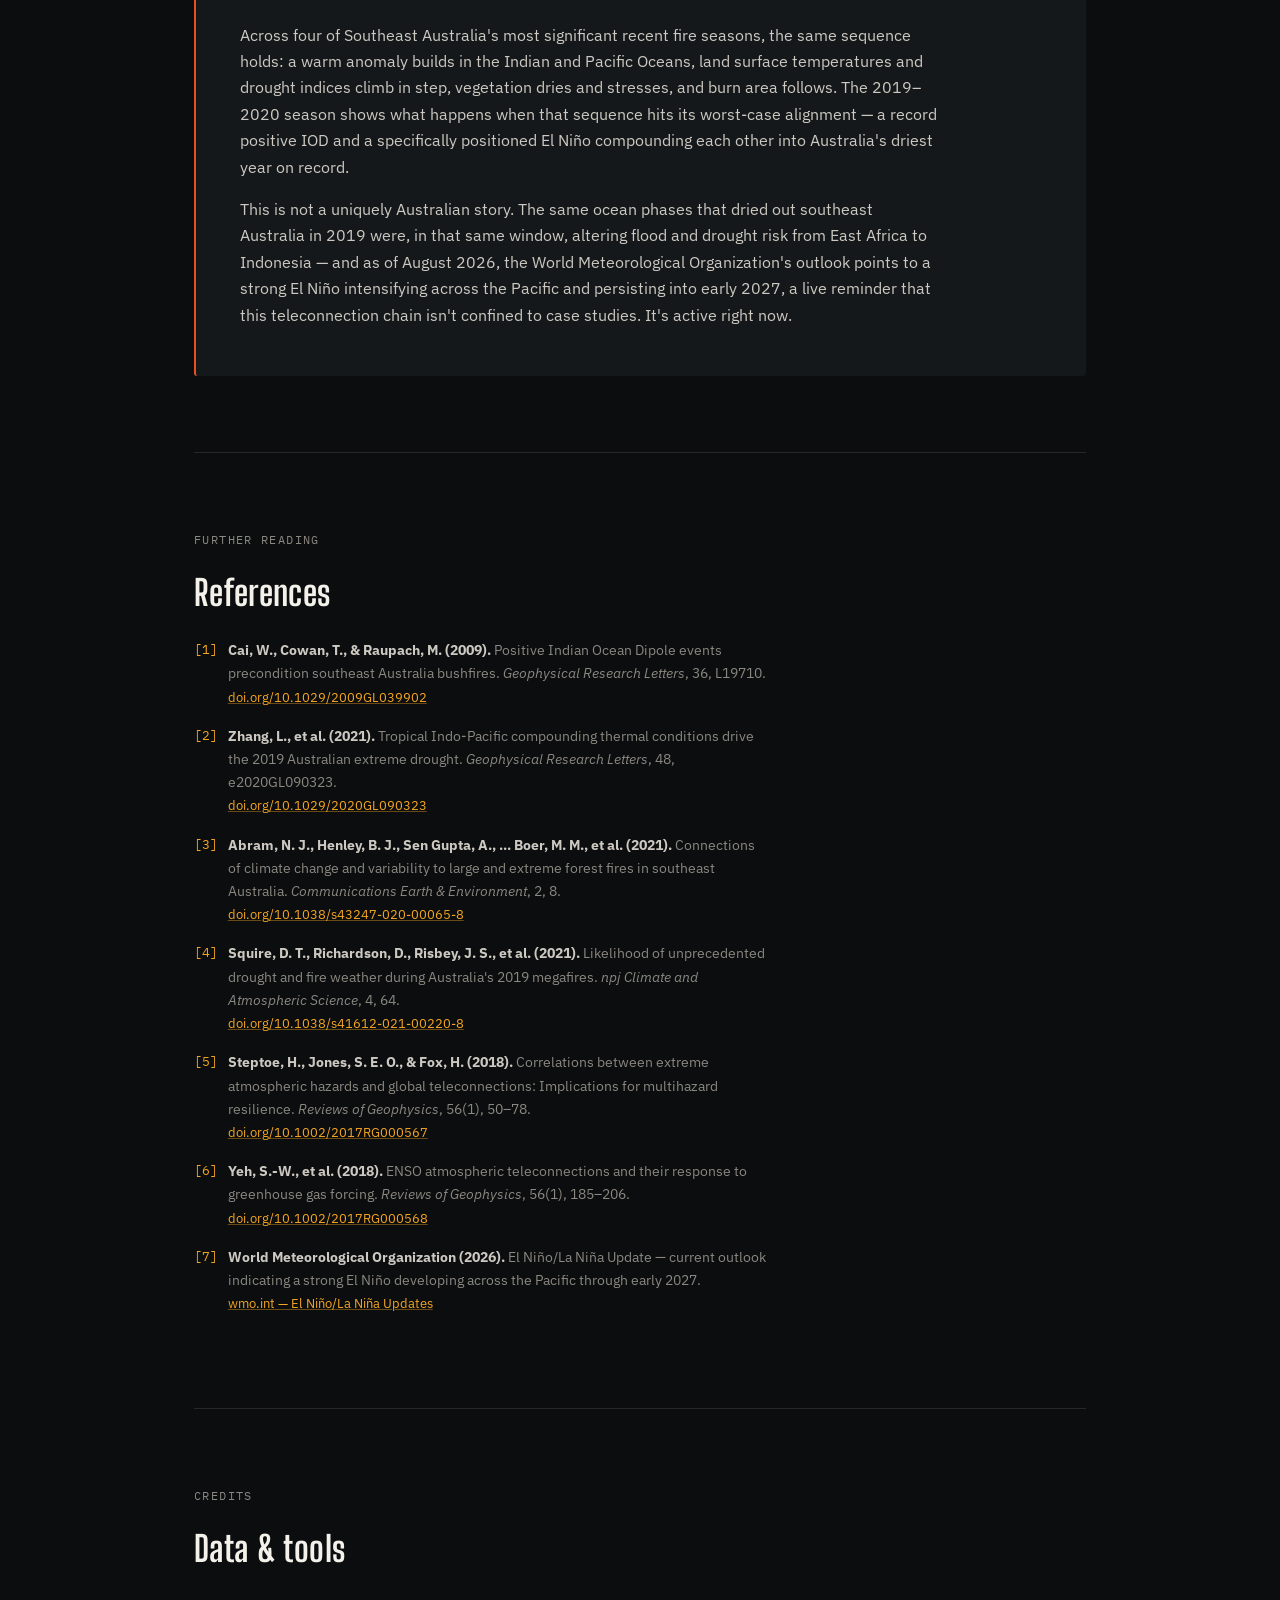
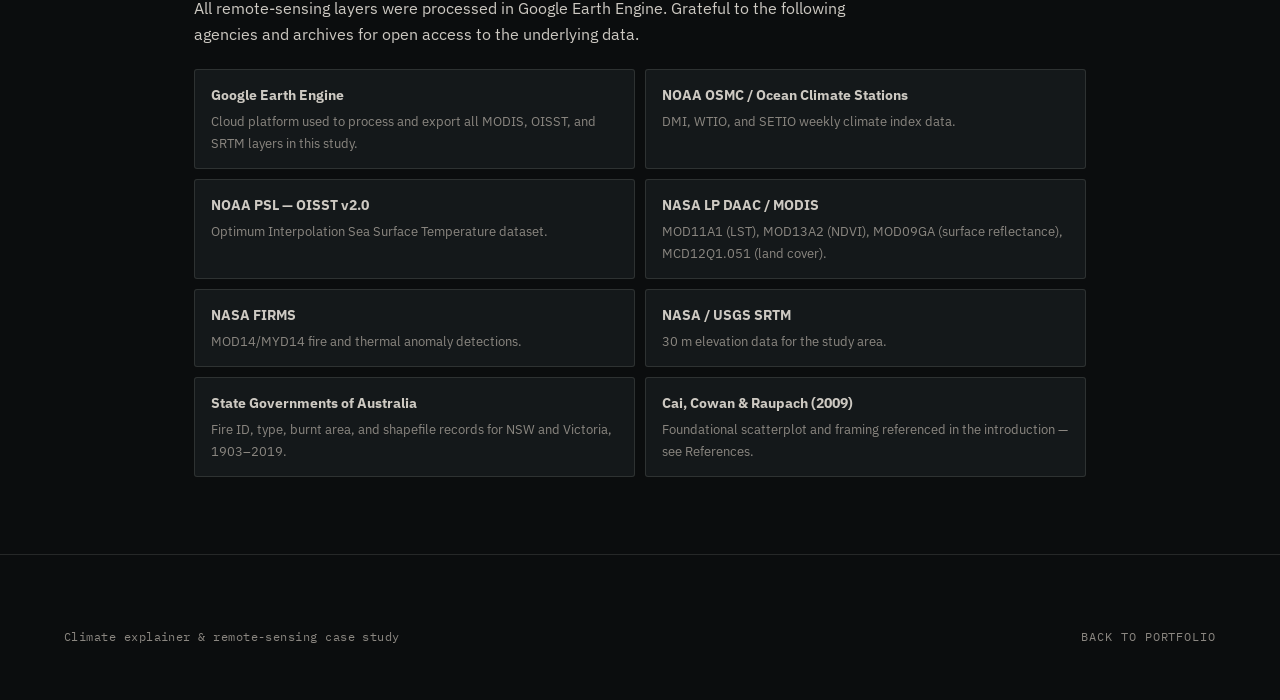
<file: assets/bushfire-iod-enso-study.html>
<!DOCTYPE html>
<html lang="en">
<head>
<meta charset="UTF-8">
<meta name="viewport" content="width=device-width, initial-scale=1.0">
<title>When the Ocean Writes the Disaster — ENSO–IOD Teleconnections &amp; the 2019–20 Australian Bushfires</title>
<meta name="description" content="How Indian Ocean Dipole and El Niño–Southern Oscillation phases precondition disasters worldwide, with Australia's 2019–2020 Black Summer bushfires as a case study.">
<link rel="icon" type="image/svg+xml" href="favicon.svg">
<style>
  @import url('https://fonts.googleapis.com/css2?family=Big+Shoulders+Display:wght@600;700;800&family=IBM+Plex+Sans:wght@400;500;600&family=IBM+Plex+Mono:wght@400;500&display=swap');

  :root{
    --bg:        #0b0d0e;
    --bg-elev:   #14181a;
    --bg-elev-2: #1b2022;
    --ember:     #e8501f;
    --ember-soft:#f4a623;
    --ocean:     #2e8b8b;
    --ocean-deep:#173b3e;
    --ash:       #cdc9c2;
    --ash-dim:   #8b8781;
    --line:      rgba(205,201,194,0.14);
    --radius:    3px;
  }

  *{ box-sizing:border-box; }
  html{ scroll-behavior:smooth; }
  body{
    margin:0;
    background:var(--bg);
    color:var(--ash);
    font-family:'IBM Plex Sans', system-ui, sans-serif;
    line-height:1.65;
    -webkit-font-smoothing:antialiased;
  }
  h1,h2,h3{
    font-family:'Big Shoulders Display', sans-serif;
    color:#f4f1ea;
    font-weight:700;
    letter-spacing:0.01em;
    margin:0;
  }
  .mono{ font-family:'IBM Plex Mono', monospace; }
  a{ color:var(--ember-soft); text-decoration-color:rgba(244,166,35,0.4); }
  a:hover{ text-decoration-color:var(--ember-soft); }
  p{ color:var(--ash); max-width:64ch; }
  ul{ padding-left:1.15em; }
  li{ margin-bottom:0.6em; }
  figure{ margin:0; }

  /* ---------- top bar / causal chain ribbon ---------- */
  .topbar{
    position:sticky; top:0; z-index:50;
    background:rgba(11,13,14,0.9);
    backdrop-filter:blur(8px);
    border-bottom:1px solid var(--line);
    display:flex; align-items:center; justify-content:space-between;
    padding:14px 5vw;
  }
  .back-link{
    font-family:'IBM Plex Mono', monospace;
    font-size:0.72rem;
    letter-spacing:0.08em;
    text-transform:uppercase;
    color:var(--ash-dim);
    text-decoration:none;
    white-space:nowrap;
  }
  .back-link:hover{ color:var(--ember-soft); }

  .chain{ display:flex; align-items:center; gap:0; list-style:none; margin:0; padding:0; }
  .chain li{ display:flex; align-items:center; margin:0; }
  .chain-dot{
    width:8px; height:8px; border-radius:50%;
    background:var(--bg-elev-2); border:1px solid var(--ash-dim);
    transition:background .4s ease, border-color .4s ease, box-shadow .4s ease;
  }
  .chain-label{
    font-family:'IBM Plex Mono', monospace; font-size:0.65rem; letter-spacing:0.1em;
    text-transform:uppercase; color:var(--ash-dim); margin:0 8px 0 6px;
    transition:color .4s ease; display:none;
  }
  @media(min-width:760px){ .chain-label{ display:inline; } }
  .chain-line{ width:22px; height:1px; background:linear-gradient(90deg, var(--ocean), var(--ember)); opacity:0.35; }
  .chain li[data-stage="ocean"].active .chain-dot{ background:var(--ocean); border-color:var(--ocean); box-shadow:0 0 8px var(--ocean); }
  .chain li[data-stage="atmosphere"].active .chain-dot{ background:#5a9e8f; border-color:#5a9e8f; box-shadow:0 0 8px #5a9e8f; }
  .chain li[data-stage="land"].active .chain-dot{ background:var(--ember-soft); border-color:var(--ember-soft); box-shadow:0 0 8px var(--ember-soft); }
  .chain li[data-stage="fire"].active .chain-dot{ background:var(--ember); border-color:var(--ember); box-shadow:0 0 8px var(--ember); }
  .chain li.active .chain-label{ color:#f4f1ea; }

  /* ---------- hero ---------- */
  .hero{ padding:13vh 5vw 9vh; max-width:1020px; }
  .eyebrow{
    font-size:0.72rem; letter-spacing:0.14em; text-transform:uppercase;
    color:var(--ember-soft); display:block; margin-bottom:22px;
  }
  .hero h1{
    font-size:clamp(2.3rem, 5.6vw, 4.2rem); line-height:0.99;
    background:linear-gradient(100deg, var(--ocean) 0%, var(--ember-soft) 55%, var(--ember) 100%);
    -webkit-background-clip:text; background-clip:text; color:transparent;
    max-width:16ch;
  }
  .hero-sub{ margin-top:24px; font-size:1.06rem; color:var(--ash); max-width:58ch; }
  .hero-meta{
    margin-top:32px; font-size:0.78rem; color:var(--ash-dim);
    display:flex; gap:18px; flex-wrap:wrap; letter-spacing:0.03em;
  }
  .hero-meta span::before{ content:"— "; color:var(--ash-dim); }

  /* ---------- sections ---------- */
  main{ max-width:1020px; margin:0 auto; padding:0 5vw; }
  section{ padding:8.5vh 0; border-top:1px solid var(--line); }
  .sec-label{ font-size:0.72rem; letter-spacing:0.12em; text-transform:uppercase; color:var(--ash-dim); margin-bottom:14px; display:block; }
  section[data-chain="ocean"] .sec-label{ color:var(--ocean); }
  section[data-chain="atmosphere"] .sec-label{ color:#5a9e8f; }
  section[data-chain="land"] .sec-label{ color:var(--ember-soft); }
  section[data-chain="fire"] .sec-label{ color:var(--ember); }
  section h2{ font-size:clamp(1.55rem, 3.2vw, 2.2rem); margin-bottom:18px; }
  .dek{ font-size:1rem; color:var(--ash); max-width:66ch; margin-bottom:22px; }

  .case-marker{
    display:inline-flex; align-items:center; gap:8px;
    font-family:'IBM Plex Mono', monospace; font-size:0.68rem; letter-spacing:0.08em; text-transform:uppercase;
    color:var(--ember-soft); border:1px solid rgba(232,80,31,0.35); border-radius:999px;
    padding:5px 12px; margin-bottom:16px;
  }
  .case-marker::before{ content:""; width:6px; height:6px; border-radius:50%; background:var(--ember); }

  .callout{
    background:var(--bg-elev); border-left:2px solid var(--ocean);
    padding:18px 22px; border-radius:var(--radius); font-size:0.9rem; color:var(--ash-dim);
    margin-top:22px; max-width:70ch;
  }
  .callout strong{ color:var(--ash); }

  .two-col{ display:grid; grid-template-columns:1fr; gap:28px; align-items:start; }
  @media(min-width:800px){ .two-col{ grid-template-columns:1fr 1fr; } }

  /* ---------- figures (static, single) ---------- */
  .study-map {
  display: block;
  width: 100%;
  max-width: 850px;
  height: auto;
  margin: 20px auto 0;
  object-fit: contain;
}
  .ssta-figure {
  width: 100%;
  box-sizing: border-box;
}

  .ssta-image {
  width: 100%;
  background: #fff;
  padding: 20px;
  margin-top: 20px;
  box-sizing: border-box;
}

  .ssta-image img {
  display: block;
  width: 100%;
  height: auto;
}


  .figure .frame{
    aspect-ratio:16/10; border:1px dashed var(--line); background:var(--bg-elev);
    border-radius:var(--radius); display:flex; align-items:center; justify-content:center;
    position:relative; overflow:hidden;
  }
  .figure .frame svg{ opacity:0.45; }
  .figure .slot-path{
    position:absolute; bottom:8px; left:10px; right:10px;
    font-family:'IBM Plex Mono', monospace; font-size:0.64rem; color:var(--ember-soft);
    opacity:0.8; overflow:hidden; text-overflow:ellipsis; white-space:nowrap;
  }
  .figure figcaption{ margin-top:10px; font-size:0.84rem; color:var(--ash-dim); }
  .figure figcaption .fig-tag{
    display:block; font-family:'IBM Plex Mono', monospace; font-size:0.68rem;
    letter-spacing:0.05em; text-transform:uppercase; color:var(--ash-dim); margin-bottom:4px;
  }

  /* ---------- gif grids (animated series) ---------- */
  .gif-grid{ display:grid; grid-template-columns:repeat(2,1fr); gap:12px; margin-top:20px; }
  @media(min-width:640px){ .gif-grid{ grid-template-columns:repeat(2,2fr); } }
  .gif-grid .frame{ aspect-ratio:4/3; }
  .gif-grid figcaption{ margin-top:8px; font-size:0.74rem; }

  .ssta-gif-grid {
  display: grid;
  grid-template-columns: repeat(2, 1fr);
  gap: 24px;
  margin-top: 20px;
}

.ssta-gif-grid .ssta-frame {
  width: 100%;
  background: #fff;
  overflow: hidden;
}

.ssta-gif-grid .ssta-frame img {
  display: block;
  width: 100%;
  height: auto;
}

.ssta-gif-grid figcaption {
  margin-top: 8px;
  font-size: 0.74rem;
}

/* Stack them on small screens */
@media (max-width: 639px) {
  .ssta-gif-grid {
    grid-template-columns: 1fr;
  }
}


  /* ---------- legend (color scale for animated maps) ---------- */
  .legend{ margin-top:18px; max-width:600px; }
  .legend-label{
    font-family:'IBM Plex Mono', monospace; font-size:0.68rem; letter-spacing:0.05em;
    text-transform:uppercase; color:var(--ash-dim); margin-bottom:8px;
  }
  .legend-bar{ height:10px; border-radius:5px; }
  .legend-minmax{
    display:flex; justify-content:space-between; margin-top:6px;
    font-family:'IBM Plex Mono', monospace; font-size:0.72rem; color:var(--ash);
  }
  .legend-bar.sst{ background:linear-gradient(90deg, #1b4b7a, #2e8b8b 35%, #f4f1ea 50%, var(--ember-soft) 65%, var(--ember)); }
  .legend-bar.lst { background:linear-gradient(90deg, #0000ff, #800080 20%, #00ffff 40%, #00ff00 60%, #ffff00 80%, #ff0000); }
  .legend-bar.kbdi { background: linear-gradient(90deg, #0000ff 0%, #00ffff 33%, #ffff00 66%,#ff0000 100%); }
  .legend-bar.ndvi{ background:linear-gradient(90deg, #6b4a2a, #d9c98a 45%, #6ea34a, #1f5c2e); }

  /* ---------- tables ---------- */
  table{ width:100%; border-collapse:collapse; margin-top:18px; font-size:0.9rem; }
  th, td{ text-align:left; padding:10px 14px; border-bottom:1px solid var(--line); vertical-align:top; }
  th{ font-family:'IBM Plex Mono', monospace; font-size:0.7rem; letter-spacing:0.06em; text-transform:uppercase; color:var(--ash-dim); font-weight:500; }
  td{ color:var(--ash); }
  .stat-table td.num{ font-family:'IBM Plex Mono', monospace; color:var(--ember-soft); }

  /* ---------- references ---------- */
  .refs{ list-style:none; margin:0; padding:0; counter-reset:refcount; }
  .refs li{
    counter-increment:refcount; position:relative; padding-left:2.4em;
    font-size:0.88rem; color:var(--ash-dim); margin-bottom:16px; max-width:72ch;
  }
  .refs li::before{
    content:"[" counter(refcount) "]"; position:absolute; left:0; top:0;
    font-family:'IBM Plex Mono', monospace; color:var(--ember-soft); font-size:0.82rem;
  }
  .refs li strong{ color:var(--ash); }
  .refs li a{ font-size:0.82rem; }

  /* ---------- credits ---------- */
  .credits-grid{ display:grid; grid-template-columns:1fr; gap:10px; margin-top:18px; }
  @media(min-width:700px){ .credits-grid{ grid-template-columns:1fr 1fr; } }
  .credit-item{
    background:var(--bg-elev); border-radius:var(--radius); padding:14px 16px;
    font-size:0.84rem; color:var(--ash-dim); border:1px solid var(--line);
  }
  .credit-item strong{ color:var(--ash); display:block; margin-bottom:3px; font-size:0.86rem; }

  /* ---------- closing ---------- */
  .synthesis{ background:var(--bg-elev); border-left:2px solid var(--ember); padding:32px clamp(20px,4vw,44px); border-radius:var(--radius); }
  .synthesis p{ max-width:70ch; color:var(--ash); }

  footer{
    padding:8vh 5vw 6vh; border-top:1px solid var(--line);
    display:flex; flex-wrap:wrap; gap:14px; justify-content:space-between; align-items:center;
  }
  footer .mono{ font-size:0.72rem; color:var(--ash-dim); letter-spacing:0.04em; }

  .reveal{ opacity:0; transform:translateY(18px); transition:opacity .7s ease, transform .7s ease; }
  .reveal.in{ opacity:1; transform:translateY(0); }
  @media (prefers-reduced-motion: reduce){
    .reveal{ opacity:1; transform:none; transition:none; }
    html{ scroll-behavior:auto; }
  }
  @media(max-width:600px){ .hero{ padding-top:10vh; } .topbar{ padding:12px 5vw; } }
</style>
</head>
<body>

<nav class="topbar">
  <a class="back-link" href="https://nithansantiago021.github.io/">Portfolio</a>
  <ul class="chain mono">
    <li data-stage="ocean"><span class="chain-dot"></span><span class="chain-label">Ocean</span></li>
    <li class="chain-line"></li>
    <li data-stage="atmosphere"><span class="chain-dot"></span><span class="chain-label">Teleconnection</span></li>
    <li class="chain-line"></li>
    <li data-stage="land"><span class="chain-dot"></span><span class="chain-label">Land</span></li>
    <li class="chain-line"></li>
    <li data-stage="fire"><span class="chain-dot"></span><span class="chain-label">Fire</span></li>
  </ul>
</nav>

<header class="hero">
  <span class="eyebrow mono">Climate Explainer · Global Disasters via ENSO–IOD</span>
  <h1>When the Ocean Writes the Disaster</h1>
  <p class="hero-sub">Two ocean basins, thousands of kilometres from any coastline that burns or floods, quietly
    set the odds for disasters across half the planet. This is a look at how the Indian Ocean Dipole (IOD) and
    El Niño–Southern Oscillation (ENSO) precondition extreme events worldwide — with Australia's 2019–2020
    "Black Summer" bushfires as a close-up case study.</p>
  <div class="hero-meta mono">
    <span>Nithan B S</span>
    <span>Environmental Sciences</span>
    <span>Remote Sensing &amp; Climate Indices</span>
  </div>
</header>

<main>

  <section id="teleconnections" data-chain="ocean">
    <span class="sec-label mono">01 — The Idea</span>
    <h2>Two oceans, one signal</h2>
    <p class="dek">ENSO and the IOD are patterns of sea surface temperature that swing between warm and cool
      phases every few years. Neither stays in its own ocean basin — both reorganise wind and rainfall patterns
      across entire hemispheres through what climate scientists call teleconnections.</p>
    <ul>
      <li><strong>ENSO</strong> alternates between El Niño (warm central-eastern Pacific) and La Niña (cool
        Pacific) states, shifting rainfall and temperature patterns across the tropics and beyond.</li>
      <li><strong>The IOD</strong> alternates between a positive phase — warmer water in the western Indian
        Ocean, cooler water off Sumatra — and a negative phase, typically peaking in Southern Hemisphere
        spring.</li>
      <li>The two are not independent: positive IOD and El Niño phases often co-occur, and each can reinforce
        the other's regional impacts.</li>
      <li>Research since the late 2010s has shown that ENSO's atmospheric teleconnections are themselves
        shifting — in pattern and strength — as the ocean's mean state warms, which means the historical map of
        "where ENSO causes what" is not fixed.</li>
    </ul>
  </section>

  <section id="global-ledger" data-chain="atmosphere">
    <span class="sec-label mono">02 — The Global Ledger</span>
    <h2>A shared driver, scattered disasters</h2>
    <p class="dek">Because ENSO and the IOD operate at planetary scale, the same ocean phase can raise disaster
      risk in several disconnected regions at once — a pattern climate-risk researchers have systematically
      catalogued.</p>
    <p>A 2018 review examined peer-reviewed evidence linking extreme atmospheric hazards across sixteen regions
      of the world to eight major climate drivers, ENSO and the IOD chief among them. Its central point for
      disaster-risk management: an organisation or insurer exposed across multiple regions can face
      concentrated, simultaneous losses when a single teleconnection driver moves into its hazardous phase —
      floods in East Africa, drought in Indonesia, and bushfire risk in southeast Australia can all trace back
      to the same swing in Indian Ocean temperature.</p>
    <div class="callout">
      <strong>Worth knowing:</strong> a positive IOD phase typically brings above-average rainfall and flood
      risk to East Africa at the same time it dries out Indonesia and southeast Australia — the dipole's two
      poles produce opposite regional outcomes from a single ocean event.
    </div>
  </section>

  <section id="compound-signal" data-chain="atmosphere">
    <span class="sec-label mono">03 — When Both Align</span>
    <h2>Compound events: when ENSO and the IOD line up</h2>
    <p class="dek">Individually, ENSO and IOD phases raise the odds of extreme weather. When a warm-Pacific ENSO
      state and a positive IOD event occur in the same year, their effects on rainfall deficit and temperature
      compound rather than simply add — and this is exactly what happened in the year that set up Australia's
      most destructive fire season on record.</p>
  </section>

  <section id="case-study-intro" data-chain="land">
    <span class="case-marker mono">Case Study</span>
    <h2>Australia's 2019–2020 Black Summer</h2>
    <p class="dek">The link between a positive IOD and southeast Australian bushfire risk was first established
      in the aftermath of the 1983 "Ash Wednesday" and 2009 "Black Saturday" fires. A 2009 study found that of
      21 significant Victorian bushfire seasons between 1950 and 2009, 11 had been preceded by a positive IOD
      event — establishing the IOD as a stronger bushfire precursor for the region than El Niño alone.</p>
    <p>A decade later, 2019 combined a record positive IOD with a westward-shifted, central-Pacific-type El
      Niño; research published in 2021 showed that this specific spatial combination of Indo-Pacific warming —
      not either driver in isolation — explained Australia's worst drought in four decades. A companion 2021
      review found that Australia's hottest and driest year on record left exceptionally dry fuel loads across
      the landscape, and that the compounding of two or more climate-variability modes in their fire-promoting
      phases at once has historically raised the odds of large southeast Australian forest fires. A separate
      large-ensemble attribution study quantified just how extreme the resulting conditions were: the combined
      drought and fire-weather susceptibility of 2019 was unprecedented in the observed record, with roughly a
      0.5% likelihood — equivalent to a 200-year return period — in the current climate, a probability that
      rose substantially once the simultaneous states of ENSO, the IOD, and the Southern Annular Mode were
      accounted for.</p>
    <div class="callout">
      <strong>What follows below</strong> is an independent remote-sensing pass over the same event: a
      Google Earth Engine workflow tracing sea surface temperature, land surface temperature, drought,
      vegetation condition, and fire activity across four recent southeast Australian fire seasons
      (2010–11, 2015–16, 2016–17, 2019–20). It follows the same regional lens as the studies above but is not a
      replication of their statistical or attribution methods — see <a href="#references">References</a> for
      the underlying science this piece draws on.
    </div>
  </section>

  <section id="study-area" data-chain="land">
    <span class="sec-label mono">04 — Study Area</span>
    <h2>Southeast Australia</h2>
    <p>The analysis focuses on New South Wales and Victoria, where century-long fire history records make it
      possible to cross-check climate preconditioning against decades of documented burn events.</p>
    <div class="reveal" style="margin-top:20px; max-width:560px;">
      <figure class="figure">
        <div>
          <img class = "study-map" src = "../assets/img/study_4.jpeg">
        </div>
        <figcaption><span class="fig-tag">Fig. 1</span>Study area — Southeast Australia (NSW &amp; Victoria).</figcaption>
      </figure>
    </div>
  </section>


<section id="sst-anomaly" data-chain="ocean">
  <span class="sec-label mono">05 — Ocean Signal</span>

  <h2>Sea surface temperature anomalies, 2010–2019</h2>

  <p>
    Before land ever dries out, the ocean has already shifted. The decade's
    SST anomalies in the Indian and Pacific basins set the stage for what follows.
  </p>

  <div class="reveal" style="margin-top:20px;">
    <div class="media-slot ssta-figure">

      <figure class="figure">
        <div class="ssta-image">
          <img
            src="img/SSTA_Final_graph.png"
            alt="Sea surface temperature anomalies in the Indian and Pacific Oceans, 2010–2019"
          >
        </div>

        <figcaption>
          <span class="fig-tag mono">Fig. 2</span>
          SST anomaly — DMI (Indian Ocean) and NINO3.4 (equatorial Pacific), 2010–2019.
        </figcaption>
      </figure>
      <table>
        <thead>
          <tr>
            <th>Fire Season</th>
            <th>IOD Phase</th>
            <th>ENSO Phase</th>
            <th>Climate-Mode Combination</th>
          </tr>
        </thead>

        <tbody>
          <tr>
            <td>2010–11</td>
            <td>Negative IOD</td>
            <td>La Niña</td>
            <td>Negative IOD + La Niña</td>
          </tr>

          <tr>
            <td>2015–16</td>
            <td>Positive IOD</td>
            <td>El Niño</td>
            <td>Positive IOD + El Niño</td>
          </tr>

          <tr>
            <td>2016–17</td>
            <td>Negative IOD</td>
            <td>La Niña / Modoki</td>
            <td>Negative IOD + La Niña</td>
          </tr>

          <tr>
            <td>2019–20</td>
            <td>Positive IOD</td>
            <td>ENSO Neutral</td>
            <td>Positive IOD + ENSO Neutral</td>
          </tr>
        </tbody>
      </table>

      <p class="table-note">
        <strong>Classification basis:</strong> IOD phases follow the
        <a href="https://www.bom.gov.au/climate/iod/content/years-iod-enso.html"
          target="_blank" rel="noopener noreferrer">Australian Bureau of Meteorology</a>
        historical IOD classification, while ENSO phases are based on the
        <a href="https://www.cpc.ncep.noaa.gov/products/analysis_monitoring/enso/oni/v6/"
          target="_blank" rel="noopener noreferrer">NOAA Oceanic Niño Index (ONI)</a>.
        The 2016–17 Modoki designation is treated separately from the standard
        ENSO classification.
      </p>
    </div>
  </div>
</section>


  <section id="ssta-animation" data-chain="atmosphere">
  <span class="sec-label mono">06 — Teleconnection in Motion</span>

  <h2>SSTA time series — Pacific &amp; Indian Ocean</h2>

  <p>
    Visual comparison of the sea surface temperature animations shows stark thermal contrasts across basins. In 2010–11, 
    a widespread cooling pattern across the equatorial Pacific visually correlates with continental-scale moisture access. 
    In contrast, the 2019–20 sequence highlights an intense warming spread across the western and eastern Pacific corridors, 
    visually aligning with shifts in oceanic thermal energy prior to the fire season.
  </p>

  <div class="ssta-gif-grid">

    <figure class="figure reveal">
      <div class="ssta-frame">
        <img src="../assets/gifs/2010_La_Nina.gif"
             alt="SSTA animation for 2010–11">
      </div>
      <figcaption>(i) 2010–11</figcaption>
    </figure>

    <figure class="figure reveal">
      <div class="ssta-frame">
        <img src="../assets/gifs/2015_El-Nino.gif"
             alt="SSTA animation for 2015–16">
      </div>
      <figcaption>(ii) 2015–16</figcaption>
    </figure>

    <figure class="figure reveal">
      <div class="ssta-frame">
        <img src="../assets/gifs/2016_La_Nina_mod.gif"
             alt="SSTA animation for 2016–17">
      </div>
      <figcaption>(iii) 2016–17</figcaption>
    </figure>

    <figure class="figure reveal">
      <div class="ssta-frame">
        <img src="../assets/gifs/2019_pIOD.gif"
             alt="SSTA animation for 2019–20">
      </div>
      <figcaption>(iv) 2019–20</figcaption>
    </figure>

  </div>

  <div class="legend">
    <div class="legend-label">
      Map legend — SST anomaly (°C, relative to seasonal mean)
    </div>

    <div class="legend-bar sst"></div>

    <div class="legend-minmax">
      <span>−2°C (cool)</span>
      <span>0</span>
      <span>+2°C (warm)</span>
    </div>
  </div>
</section>


  <section id="lst-animation" data-chain="land">
    <span class="sec-label mono">07 — Land Heats Up</span>
    <h2>Land surface temperature — SE Australia</h2>
    <p>The thermal maps display a clear visual shift in land radiance across the four years. 
      The 2010–11 season is dominated by cooler tones (blues and greens) across the terrain. 
      By 2019–20, the color profile transitions entirely to harsh yellows and warm tones across New South Wales and Victoria, 
      indicating persistent surface heat retention</p>
    <div class="gif-grid">
      <figure class="figure reveal"><div><img class="study-map" src = "../assets/gifs/LST/2010.gif"></div><figcaption>(i) 2010–11</figcaption></figure>
      <figure class="figure reveal"><div><img class="study-map" src = "../assets/gifs/LST/2015.gif"></div><figcaption>(ii) 2015–16</figcaption></figure>
      <figure class="figure reveal"><div><img class="study-map" src = "../assets/gifs/LST/2016.gif"></div><figcaption>(iii) 2016–17</figcaption></figure>
      <figure class="figure reveal"><div><img class="study-map" src = "../assets/gifs/LST/2019.gif"></div><figcaption>(iv) 2019–20</figcaption></figure>
    </div>
    <div class="legend">
      <div class="legend-label">Map legend — Land Surface Temperature (°C)</div>
      <div class="legend-bar lst"></div>
      <div class="legend-minmax"><span> low </span><span> high </span></div>
    </div>
  </section>

  <section id="kbdi-animation" data-chain="land">
    <span class="sec-label mono">09 — Drought Builds</span>
    <h2>Keetch–Byram Drought Index — SE Australia</h2>
    <p>Visualizing cumulative dryness reveals an escalating spatial footprint of drought. 
      While 2010–11 shows extensive low-index (blue/moist) zones, the 2019–20 map shows the entire interior and eastern board saturated in deep crimson (dry), 
      illustrating maximum soil moisture depletion.</p>
    <div class="gif-grid">
      <figure class="figure reveal"><div><img class="study-map" src ="../assets/gifs/KBDI/2010.gif"></div><figcaption>(i) 2010–11</figcaption></figure>
      <figure class="figure reveal"><div><img class="study-map" src ="../assets/gifs/KBDI/2015.gif"></div><figcaption>(ii) 2015–16</figcaption></figure>
      <figure class="figure reveal"><div><img class="study-map" src ="../assets/gifs/KBDI/2016.gif"></div><figcaption>(iii) 2016–17</figcaption></figure>
      <figure class="figure reveal"><div><img class="study-map" src ="../assets/gifs/KBDI/2019.gif"></div><figcaption>(iv) 2019–20</figcaption></figure>
    </div>
    <div class="legend">
      <div class="legend-label">Map legend — KBDI (0–800 scale)</div>
      <div class="legend-bar kbdi"></div>
      <div class="legend-minmax"><span> moist </span><span> dry </span></div>
    </div>
  </section>

  <section id="ndvi-animation" data-chain="land">
    <span class="sec-label mono">09 — Vegetation Stress</span>
    <h2>NDVI time series — SE Australia</h2>
    <p>Vegetation greenness across the same four fire seasons, showing progressive vegetation stress ahead of
      ignition.</p>
    <div class="gif-grid">
      <figure class="figure reveal"><div><img class="study-map" src ="../assets/gifs/NDVI/2010.gif"></div><figcaption>(i) 2010–11</figcaption></figure>
      <figure class="figure reveal"><div><img class="study-map" src ="../assets/gifs/NDVI/2015.gif"></div><figcaption>(ii) 2015–16</figcaption></figure>
      <figure class="figure reveal"><div><img class="study-map" src ="../assets/gifs/NDVI/2016.gif"></div><figcaption>(iii) 2016–17</figcaption></figure>
      <figure class="figure reveal"><div><img class="study-map" src ="../assets/gifs/NDVI/2019.gif"></div><figcaption>(iv) 2019–20</figcaption></figure>
    </div>
    <div class="legend">
      <div class="legend-label">Map legend — NDVI (vegetation index)</div>
      <div class="legend-bar ndvi"></div>
      <div class="legend-minmax"><span> bare / dry </span><span> dense / healthy </span></div>
    </div>
  </section>

  <section id="landcover" data-chain="land">
    <span class="sec-label mono">10 — Fuel on the Ground</span>
    <h2>Figure 4 — Land cover classification</h2>
    <p>Southeast Australia's land cover in 2018, classified using the IGBP method from MODIS (MCD12Q1) — the
      fuel base that the fires below burned through.</p>
    <div class="reveal" style="margin-top:20px; max-width:560px;">
      <figure class="figure">
        <div>
          <img class="study-map" src="../assets/img/Landcover_r.jpg">
        </div>
        <figcaption><span class="fig-tag">Fig. 4</span>Land cover of Southeast Australia, 2018 (IGBP classification, MODIS MCD12Q1).</figcaption>
      </figure>
    </div>
  </section>

  <section id="fire-animation" data-chain="fire">
    <span class="sec-label mono">11 — Ignition</span>
    <h2>Fire time series — SE Australia</h2>
    <p>Visual inspection of the FIRMS anomaly layers ties the preceding environmental indicators together. 
      While the 2010–11, 2015–16, and 2016–17 maps remain largely blank, the 2019–20 panel shows dense, 
      concentrated clusters of red fire pixels tracking precisely along the eastern temperate forest boundaries.</p>
    <div class="gif-grid">
      <figure class="figure reveal"><div><img class="study-map" src ="../assets/gifs/FIRMS/2010.gif"></div><figcaption>(i) 2010–11</figcaption></figure>
      <figure class="figure reveal"><div><img class="study-map" src ="../assets/gifs/FIRMS/2015.gif"></div><figcaption>(ii) 2015–16</figcaption></figure>
      <figure class="figure reveal"><div><img class="study-map" src ="../assets/gifs/FIRMS/2016.gif"></div><figcaption>(iii) 2016–17</figcaption></figure>
      <figure class="figure reveal"><div><img class="study-map" src ="../assets/gifs/FIRMS/2019.gif"></div><figcaption>(iv) 2019–20</figcaption></figure>
    </div>
  </section>

  <section id="synthesis" data-chain="fire">
    <span class="sec-label mono">12 — Synthesis</span>
    <h2>Ocean to ember — and beyond Australia</h2>
    <div class="synthesis reveal">
      <p>Across four of Southeast Australia's most significant recent fire seasons, the same sequence holds: a
        warm anomaly builds in the Indian and Pacific Oceans, land surface temperatures and drought indices
        climb in step, vegetation dries and stresses, and burn area follows. The 2019–2020 season shows what
        happens when that sequence hits its worst-case alignment — a record positive IOD and a specifically
        positioned El Niño compounding each other into Australia's driest year on record.</p>
      <p>This is not a uniquely Australian story. The same ocean phases that dried out southeast Australia in
        2019 were, in that same window, altering flood and drought risk from East Africa to Indonesia — and as
        of August 2026, the World Meteorological Organization's outlook points to a strong El Niño intensifying
        across the Pacific and persisting into early 2027, a live reminder that this teleconnection chain isn't
        confined to case studies. It's active right now.</p>
    </div>
  </section>

  <section id="references">
    <span class="sec-label mono">Further Reading</span>
    <h2>References</h2>
    <ol class="refs">
      <li><strong>Cai, W., Cowan, T., &amp; Raupach, M. (2009).</strong> Positive Indian Ocean Dipole events
        precondition southeast Australia bushfires. <em>Geophysical Research Letters</em>, 36, L19710.
        <br><a href="https://doi.org/10.1029/2009GL039902" target="_blank" rel="noopener">doi.org/10.1029/2009GL039902</a></li>
      <li><strong>Zhang, L., et al. (2021).</strong> Tropical Indo-Pacific compounding thermal conditions drive
        the 2019 Australian extreme drought. <em>Geophysical Research Letters</em>, 48, e2020GL090323.
        <br><a href="https://doi.org/10.1029/2020GL090323" target="_blank" rel="noopener">doi.org/10.1029/2020GL090323</a></li>
      <li><strong>Abram, N. J., Henley, B. J., Sen Gupta, A., ... Boer, M. M., et al. (2021).</strong>
        Connections of climate change and variability to large and extreme forest fires in southeast Australia.
        <em>Communications Earth &amp; Environment</em>, 2, 8.
        <br><a href="https://doi.org/10.1038/s43247-020-00065-8" target="_blank" rel="noopener">doi.org/10.1038/s43247-020-00065-8</a></li>
      <li><strong>Squire, D. T., Richardson, D., Risbey, J. S., et al. (2021).</strong> Likelihood of
        unprecedented drought and fire weather during Australia's 2019 megafires. <em>npj Climate and
        Atmospheric Science</em>, 4, 64.
        <br><a href="https://doi.org/10.1038/s41612-021-00220-8" target="_blank" rel="noopener">doi.org/10.1038/s41612-021-00220-8</a></li>
      <li><strong>Steptoe, H., Jones, S. E. O., &amp; Fox, H. (2018).</strong> Correlations between extreme
        atmospheric hazards and global teleconnections: Implications for multihazard resilience. <em>Reviews of
        Geophysics</em>, 56(1), 50–78.
        <br><a href="https://doi.org/10.1002/2017RG000567" target="_blank" rel="noopener">doi.org/10.1002/2017RG000567</a></li>
      <li><strong>Yeh, S.-W., et al. (2018).</strong> ENSO atmospheric teleconnections and their response to
        greenhouse gas forcing. <em>Reviews of Geophysics</em>, 56(1), 185–206.
        <br><a href="https://doi.org/10.1002/2017RG000568" target="_blank" rel="noopener">doi.org/10.1002/2017RG000568</a></li>
      <li><strong>World Meteorological Organization (2026).</strong> El Niño/La Niña Update — current outlook
        indicating a strong El Niño developing across the Pacific through early 2027.
        <br><a href="https://wmo.int/publication-series/el-ninola-nina-updates" target="_blank" rel="noopener">wmo.int — El Niño/La Niña Updates</a></li>
    </ol>
  </section>

  <section id="credits">
    <span class="sec-label mono">Credits</span>
    <h2>Data &amp; tools</h2>
    <p class="dek">All remote-sensing layers were processed in Google Earth Engine. Grateful to the following
      agencies and archives for open access to the underlying data.</p>
    <div class="credits-grid">
      <div class="credit-item"><strong>Google Earth Engine</strong>Cloud platform used to process and export all MODIS, OISST, and SRTM layers in this study.</div>
      <div class="credit-item"><strong>NOAA OSMC / Ocean Climate Stations</strong>DMI, WTIO, and SETIO weekly climate index data.</div>
      <div class="credit-item"><strong>NOAA PSL — OISST v2.0</strong>Optimum Interpolation Sea Surface Temperature dataset.</div>
      <div class="credit-item"><strong>NASA LP DAAC / MODIS</strong>MOD11A1 (LST), MOD13A2 (NDVI), MOD09GA (surface reflectance), MCD12Q1.051 (land cover).</div>
      <div class="credit-item"><strong>NASA FIRMS</strong>MOD14/MYD14 fire and thermal anomaly detections.</div>
      <div class="credit-item"><strong>NASA / USGS SRTM</strong>30 m elevation data for the study area.</div>
      <div class="credit-item"><strong>State Governments of Australia</strong>Fire ID, type, burnt area, and shapefile records for NSW and Victoria, 1903–2019.</div>
      <div class="credit-item"><strong>Cai, Cowan &amp; Raupach (2009)</strong>Foundational scatterplot and framing referenced in the introduction — see References.</div>
    </div>
  </section>

</main>

<footer>
  <span class="mono">Climate explainer &amp; remote-sensing case study </span>
  <a class="back-link" href="https://nithansantiago021.github.io/">Back to portfolio</a>
</footer>

<script>
  if (window.matchMedia('(prefers-reduced-motion: reduce)').matches) {
    document.querySelectorAll('.reveal').forEach(el => el.classList.add('in'));
  } else {
    const revealObserver = new IntersectionObserver((entries) => {
      entries.forEach(entry => {
        if (entry.isIntersecting) {
          entry.target.classList.add('in');
          revealObserver.unobserve(entry.target);
        }
      });
    }, { threshold: 0.15 });
    document.querySelectorAll('.reveal').forEach(el => revealObserver.observe(el));
  }

  const chainItems = document.querySelectorAll('.chain li[data-stage]');
  const sections = document.querySelectorAll('section[data-chain]');
  const setActive = (stage) => {
    chainItems.forEach(li => li.classList.toggle('active', li.dataset.stage === stage));
  };
  const sectionObserver = new IntersectionObserver((entries) => {
    entries.forEach(entry => {
      if (entry.isIntersecting) setActive(entry.target.dataset.chain);
    });
  }, { rootMargin: '-40% 0px -50% 0px', threshold: 0 });
  sections.forEach(s => sectionObserver.observe(s));
  setActive('ocean');
</script>

</body>
</html>
</file>
<file: assets/css/tokens.css>
:root {
  --bg: #0b0d0e;
  --bg-elev: #14181a;
  --bg-elev-2: #1b2022;
  --bg-elev-3: #222a2d;
  --ember: #e8501f;
  --ember-soft: #f4a623;
  --ocean: #2e8b8b;
  --teal: #5a9e8f;
  --ash: #cdc9c2;
  --ash-dim: #8b8781;
  --ash-faint: #625f5a;
  --line: rgba(205, 201, 194, 0.14);
  --line-strong: rgba(205, 201, 194, 0.26);
  --accent: var(--ember-soft);
  --accent-strong: var(--ember);
  --accent-contrast: #0b0d0e;
  --success: #7fc8a9;
  --danger: #f08a72;
  --radius-xs: 3px;
  --radius-sm: 7px;
  --radius-md: 12px;
  --radius-lg: 18px;
  --shadow-soft: 0 18px 60px rgba(0, 0, 0, 0.32);
  --shadow-card: 0 12px 34px rgba(0, 0, 0, 0.2);
  --font-display: "Big Shoulders Display", "Arial Narrow", sans-serif;
  --font-body: "IBM Plex Sans", system-ui, -apple-system, BlinkMacSystemFont, "Segoe UI", sans-serif;
  --font-mono: "IBM Plex Mono", "SFMono-Regular", Consolas, monospace;
  --max-width: 1200px;
  --gutter: clamp(1rem, 4vw, 3rem);
  --section-pad: clamp(3.8rem, 8vh, 7rem);
  --track-transition: 220ms ease;
  --focus-ring: 0 0 0 3px rgba(244, 166, 35, 0.38);
}

body[data-track="balanced"] {
  --accent: var(--ember-soft);
  --accent-strong: var(--ember);
}

body[data-track="aiml"] {
  --accent: #f4a623;
  --accent-strong: #e8501f;
}

body[data-track="domain"] {
  --accent: #8fd3c2;
  --accent-strong: #2e8b8b;
  --accent-contrast: #07100e;
  --focus-ring: 0 0 0 3px rgba(143, 211, 194, 0.34);
}
</file>
<file: assets/css/base.css>
*,
*::before,
*::after {
  box-sizing: border-box;
}

[hidden] {
  display: none !important;
}

html {
  scroll-behavior: smooth;
  scroll-padding-top: calc(var(--sticky-header-height, 7rem) + 1rem);
}

#about,
#experience,
#projects,
#skills,
#background,
#contact {
  scroll-margin-top: calc(var(--sticky-header-height, 7rem) + 1rem);
}

body {
  margin: 0;
  background:
    radial-gradient(circle at 12% 0%, rgba(46, 139, 139, 0.12), transparent 32rem),
    radial-gradient(circle at 88% 8%, rgba(232, 80, 31, 0.09), transparent 28rem),
    var(--bg);
  color: var(--ash);
  font-family: var(--font-body);
  line-height: 1.65;
  -webkit-font-smoothing: antialiased;
  text-rendering: optimizeLegibility;
  overflow-x: hidden;
}

body::before {
  content: "";
  position: fixed;
  inset: 0;
  z-index: -1;
  pointer-events: none;
  background-image: linear-gradient(rgba(205, 201, 194, 0.028) 1px, transparent 1px),
    linear-gradient(90deg, rgba(205, 201, 194, 0.028) 1px, transparent 1px);
  background-size: 48px 48px;
  mask-image: linear-gradient(to bottom, black, transparent 72%);
}

h1,
h2,
h3,
h4 {
  margin: 0;
  color: #f4f1ea;
  font-family: var(--font-display);
  font-weight: 700;
  letter-spacing: 0.01em;
  line-height: 0.98;
}

p {
  margin: 0;
  color: var(--ash);
}

a {
  color: var(--accent);
  text-decoration-color: rgba(244, 166, 35, 0.35);
  text-underline-offset: 0.18em;
}

a:hover {
  color: #f4f1ea;
  text-decoration-color: currentColor;
}

button,
input,
select,
textarea {
  font: inherit;
}

button {
  color: inherit;
}

img,
svg {
  max-width: 100%;
}

img {
  display: block;
}

ul,
ol {
  margin: 0;
  padding-left: 1.15rem;
}

li {
  margin-bottom: 0.45rem;
}

li:last-child {
  margin-bottom: 0;
}

::selection {
  background: var(--accent);
  color: var(--accent-contrast);
}

:focus-visible {
  outline: 2px solid var(--accent);
  outline-offset: 3px;
  box-shadow: var(--focus-ring);
}

.mono {
  font-family: var(--font-mono);
}

.container {
  width: min(100%, var(--max-width));
  margin-inline: auto;
  padding-inline: var(--gutter);
}

.section {
  width: min(100%, var(--max-width));
  margin-inline: auto;
  padding: var(--section-pad) var(--gutter);
  border-top: 1px solid var(--line);
}

.section-head {
  display: grid;
  grid-template-columns: minmax(0, 1fr) minmax(240px, 0.56fr);
  gap: clamp(1rem, 4vw, 4rem);
  align-items: end;
  margin-bottom: clamp(1.6rem, 4vw, 2.8rem);
}

.section-head .dek {
  margin: 0;
  max-width: 62ch;
  color: var(--ash-dim);
  font-size: 0.98rem;
}

.sec-label {
  display: block;
  margin-bottom: 0.85rem;
  color: var(--accent);
  font-family: var(--font-mono);
  font-size: 0.7rem;
  letter-spacing: 0.14em;
  text-transform: uppercase;
}

.section h2 {
  font-size: clamp(2rem, 4.4vw, 3.4rem);
}

.section h2 .accent-text,
.accent-text {
  background: linear-gradient(100deg, var(--ocean), var(--accent) 52%, var(--accent-strong));
  -webkit-background-clip: text;
  background-clip: text;
  color: transparent;
}

.skip-link {
  position: fixed;
  top: 0.75rem;
  left: 0.75rem;
  z-index: 300;
  padding: 0.65rem 0.9rem;
  border-radius: var(--radius-sm);
  background: var(--accent);
  color: var(--accent-contrast);
  font-family: var(--font-mono);
  font-size: 0.78rem;
  font-weight: 600;
  text-decoration: none;
  transform: translateY(-160%);
  transition: transform 180ms ease;
}

.skip-link:focus {
  transform: translateY(0);
}

.sr-only {
  position: absolute;
  width: 1px;
  height: 1px;
  padding: 0;
  margin: -1px;
  overflow: hidden;
  clip: rect(0, 0, 0, 0);
  white-space: nowrap;
  border: 0;
}

.icon {
  display: inline-block;
  width: 1.05em;
  height: 1.05em;
  flex: 0 0 auto;
  fill: none;
  stroke: currentColor;
  stroke-linecap: round;
  stroke-linejoin: round;
  stroke-width: 1.8;
  vertical-align: -0.12em;
}

.icon--filled {
  fill: currentColor;
  stroke: none;
}

.reveal {
  opacity: 0;
  transform: translateY(16px);
  transition: opacity 600ms ease, transform 600ms ease;
}

.reveal.is-visible {
  opacity: 1;
  transform: translateY(0);
}

.is-flash {
  animation: flash-target 1.4s ease;
}

@keyframes flash-target {
  0%,
  100% {
    box-shadow: 0 0 0 0 rgba(244, 166, 35, 0);
  }
  24% {
    box-shadow: 0 0 0 3px rgba(244, 166, 35, 0.42);
  }
}

@media (prefers-reduced-motion: reduce) {
  html {
    scroll-behavior: auto;
  }

  *,
  *::before,
  *::after {
    animation-duration: 0.01ms !important;
    animation-iteration-count: 1 !important;
    transition-duration: 0.01ms !important;
  }

  .reveal {
    opacity: 1;
    transform: none;
  }
}

@media (max-width: 880px) {
  .section-head {
    grid-template-columns: 1fr;
    gap: 0.9rem;
  }
}
</file>
<file: assets/css/components.css>
/* ---------- top bar ---------- */
.topbar {
  position: sticky;
  top: 0;
  z-index: 1000;
  border-bottom: 1px solid var(--line);
  background: rgba(13, 14, 17, 0.96);
  backdrop-filter: blur(10px);
}

.topbar-inner {
  display: flex;
  align-items: center;
  gap: clamp(0.65rem, 2vw, 1.4rem);
  width: min(100%, var(--max-width));
  margin-inline: auto;
  padding: 0.8rem var(--gutter);
  flex-wrap: wrap;
}

.brand {
  display: inline-flex;
  align-items: center;
  gap: 0.65rem;
  margin-right: auto;
  color: #f4f1ea;
  text-decoration: none;
  white-space: nowrap;
}

.brand-mark {
  display: grid;
  width: 2rem;
  height: 2rem;
  place-items: center;
  border: 1px solid rgba(244, 166, 35, 0.36);
  border-radius: 50%;
  background: linear-gradient(145deg, rgba(232, 80, 31, 0.26), rgba(46, 139, 139, 0.2));
  color: var(--accent);
  font-family: var(--font-mono);
  font-size: 0.72rem;
  font-weight: 600;
  letter-spacing: 0.02em;
}

.brand-copy {
  display: flex;
  flex-direction: column;
  gap: 0.08rem;
}

.brand-name {
  font-family: var(--font-display);
  font-size: 1.12rem;
  font-weight: 700;
  letter-spacing: 0.02em;
  line-height: 1;
}

.brand-role {
  color: var(--ash-dim);
  font-family: var(--font-mono);
  font-size: 0.58rem;
  letter-spacing: 0.08em;
  text-transform: uppercase;
}

.nav-links {
  display: flex;
  align-items: center;
  gap: clamp(0.6rem, 1.7vw, 1.2rem);
}

.navlink {
  color: var(--ash-dim);
  font-family: var(--font-mono);
  font-size: 0.65rem;
  letter-spacing: 0.08em;
  text-decoration: none;
  text-transform: uppercase;
  transition: color 160ms ease;
}

.navlink:hover,
.navlink:focus-visible {
  color: var(--accent);
}

.topbar-actions {
  display: flex;
  align-items: center;
  gap: 0.55rem;
}

.track-switch {
  display: inline-flex;
  gap: 2px;
  padding: 3px;
  border: 1px solid var(--line);
  border-radius: 999px;
  background: var(--bg-elev);
}

.track-btn {
  min-height: 2rem;
  padding: 0.34rem 0.72rem;
  border: 0;
  border-radius: 999px;
  background: transparent;
  color: var(--ash-dim);
  cursor: pointer;
  font-family: var(--font-mono);
  font-size: 0.61rem;
  letter-spacing: 0.06em;
  text-transform: uppercase;
  transition: background var(--track-transition), color var(--track-transition);
}

.track-btn:hover {
  color: #f4f1ea;
}

.track-btn[aria-pressed="true"] {
  background: var(--accent);
  color: var(--accent-contrast);
}

.search-trigger {
  display: inline-flex;
  align-items: center;
  gap: 0.45rem;
  min-height: 2.12rem;
  padding: 0.34rem 0.65rem;
  border: 1px solid var(--line);
  border-radius: 999px;
  background: var(--bg-elev);
  color: var(--ash-dim);
  cursor: pointer;
  font-family: var(--font-mono);
  font-size: 0.61rem;
  letter-spacing: 0.04em;
  text-transform: uppercase;
  transition: border-color 160ms ease, color 160ms ease;
}

.search-trigger:hover {
  border-color: var(--accent);
  color: var(--accent);
}

.search-trigger kbd {
  padding: 0.1rem 0.32rem;
  border: 1px solid var(--line);
  border-radius: 4px;
  background: var(--bg-elev-2);
  color: var(--ash-dim);
  font-family: var(--font-mono);
  font-size: 0.55rem;
}

.resume-slot {
  position: relative;
}

.resume-menu {
  position: relative;
}

.resume-menu > summary {
  list-style: none;
}

.resume-menu > summary::-webkit-details-marker {
  display: none;
}

.resume-menu-panel {
  position: absolute;
  right: 0;
  top: calc(100% + 0.5rem);
  z-index: 110;
  display: grid;
  gap: 0.35rem;
  min-width: 15rem;
  padding: 0.45rem;
  border: 1px solid var(--line-strong);
  border-radius: var(--radius-md);
  background: var(--bg-elev-2);
  box-shadow: var(--shadow-soft);
}

.resume-menu-panel a {
  display: flex;
  align-items: center;
  justify-content: space-between;
  gap: 0.75rem;
  padding: 0.65rem 0.7rem;
  border-radius: var(--radius-sm);
  color: var(--ash);
  font-size: 0.82rem;
  text-decoration: none;
}

.resume-menu-panel a:hover {
  background: var(--bg-elev-3);
  color: #f4f1ea;
}

/* ---------- buttons ---------- */
.btn {
  display: inline-flex;
  align-items: center;
  justify-content: center;
  gap: 0.5rem;
  min-height: 2.55rem;
  padding: 0.68rem 1rem;
  border: 1px solid rgba(232, 80, 31, 0.38);
  border-radius: 999px;
  background: transparent;
  color: var(--accent);
  cursor: pointer;
  font-family: var(--font-mono);
  font-size: 0.68rem;
  letter-spacing: 0.05em;
  text-decoration: none;
  text-transform: uppercase;
  transition: background 180ms ease, border-color 180ms ease, color 180ms ease,
    transform 180ms ease;
}

.btn:hover {
  border-color: var(--accent);
  background: var(--accent);
  color: var(--accent-contrast);
  transform: translateY(-1px);
}

.btn--solid {
  border-color: var(--accent);
  background: var(--accent);
  color: var(--accent-contrast);
}

.btn--solid:hover {
  border-color: var(--accent-strong);
  background: var(--accent-strong);
}

.btn--ghost {
  border-color: var(--line);
  color: var(--ash);
}

.btn--ghost:hover {
  border-color: var(--accent);
  background: var(--bg-elev-2);
  color: var(--accent);
}

.btn--small {
  min-height: 2.1rem;
  padding: 0.48rem 0.72rem;
  font-size: 0.61rem;
}

.icon-btn {
  display: inline-grid;
  width: 2.25rem;
  height: 2.25rem;
  place-items: center;
  border: 1px solid var(--line);
  border-radius: 50%;
  background: var(--bg-elev);
  color: var(--ash);
  cursor: pointer;
}

.icon-btn:hover {
  border-color: var(--accent);
  color: var(--accent);
}

/* ---------- hero ---------- */
.hero {
  position: relative;
  display: grid;
  grid-template-columns: minmax(0, 1.38fr) minmax(280px, 0.62fr);
  gap: clamp(2rem, 5vw, 5.5rem);
  align-items: end;
  width: min(100%, var(--max-width));
  margin-inline: auto;
  padding: clamp(3.6rem, 9vh, 7.5rem) var(--gutter) clamp(2.8rem, 7vh, 5rem);
}

.hero::before {
  content: "";
  position: absolute;
  top: 4%;
  right: 8%;
  width: 34rem;
  height: 34rem;
  border-radius: 50%;
  background: radial-gradient(circle, rgba(244, 166, 35, 0.08), transparent 68%);
  pointer-events: none;
}

.hero-copy {
  position: relative;
  z-index: 1;
}

.hero-eyebrow {
  display: block;
  margin-bottom: 1.1rem;
  color: var(--accent);
  font-family: var(--font-mono);
  font-size: 0.68rem;
  letter-spacing: 0.14em;
  text-transform: uppercase;
}

.hero h1 {
  max-width: 13ch;
  font-size: clamp(3.1rem, 7.4vw, 6.4rem);
  line-height: 0.88;
  letter-spacing: -0.015em;
}

.hero h1 .accent-text {
  display: inline;
}

.hero-sub {
  max-width: 62ch;
  margin-top: 1.4rem;
  color: var(--ash);
  font-size: clamp(1rem, 1.5vw, 1.12rem);
  line-height: 1.65;
}

.hero-focus {
  display: flex;
  flex-wrap: wrap;
  gap: 0.45rem;
  margin-top: 1.4rem;
}

.focus-pill {
  display: inline-flex;
  align-items: center;
  gap: 0.35rem;
  padding: 0.38rem 0.62rem;
  border: 1px solid var(--line);
  border-radius: 999px;
  background: rgba(20, 24, 26, 0.74);
  color: var(--ash-dim);
  font-family: var(--font-mono);
  font-size: 0.62rem;
  letter-spacing: 0.02em;
}

.hero-socials {
  display: flex;
  flex-wrap: wrap;
  gap: 0.55rem;
  margin-top: 1.8rem;
}

.social-btn {
  display: inline-flex;
  align-items: center;
  gap: 0.45rem;
  padding: 0.62rem 0.78rem;
  border: 1px solid var(--line);
  border-radius: var(--radius-sm);
  background: var(--bg-elev);
  color: var(--ash);
  font-size: 0.82rem;
  font-weight: 500;
  text-decoration: none;
  transition: border-color 160ms ease, color 160ms ease, transform 160ms ease;
}

.social-btn:hover {
  border-color: var(--accent);
  color: #f4f1ea;
  transform: translateY(-1px);
}

.social-btn .icon {
  color: var(--accent);
}

.hero-side {
  position: relative;
  z-index: 1;
  padding: 1.2rem;
  border: 1px solid var(--line);
  border-radius: var(--radius-lg);
  background: linear-gradient(155deg, rgba(27, 32, 34, 0.9), rgba(20, 24, 26, 0.7));
  box-shadow: var(--shadow-card);
}

.perspective-label {
  display: flex;
  align-items: center;
  justify-content: space-between;
  gap: 0.75rem;
  padding-bottom: 0.85rem;
  border-bottom: 1px solid var(--line);
  color: var(--ash-dim);
  font-family: var(--font-mono);
  font-size: 0.62rem;
  letter-spacing: 0.08em;
  text-transform: uppercase;
}

.perspective-label strong {
  color: var(--accent);
  font-weight: 500;
}

.hero-facts {
  display: grid;
  gap: 0.85rem;
  padding: 1rem 0;
}

.hero-fact {
  display: grid;
  grid-template-columns: 1.15rem minmax(0, 1fr);
  gap: 0.55rem;
  align-items: start;
}

.hero-fact .icon {
  margin-top: 0.18rem;
  color: var(--accent);
}

.hero-fact span {
  display: block;
  color: var(--ash);
  font-size: 0.86rem;
  line-height: 1.45;
}

.hero-fact small {
  display: block;
  margin-top: 0.08rem;
  color: var(--ash-dim);
  font-family: var(--font-mono);
  font-size: 0.58rem;
  letter-spacing: 0.06em;
  text-transform: uppercase;
}

.hero-resume-actions {
  display: flex;
  flex-wrap: wrap;
  gap: 0.45rem;
  padding-top: 0.95rem;
  border-top: 1px solid var(--line);
}

.hero-resume-actions .btn {
  flex: 1 1 auto;
}

/* ---------- timeline ---------- */
.timeline {
  position: relative;
  display: grid;
  gap: 0.85rem;
}

.timeline::before {
  content: "";
  position: absolute;
  top: 0;
  bottom: 0;
  left: 9px;
  width: 1px;
  background: linear-gradient(var(--accent), var(--line) 30%, var(--line));
}

.timeline-item {
  position: relative;
  margin-left: 2.25rem;
  border: 1px solid var(--line);
  border-radius: var(--radius-md);
  background: var(--bg-elev);
  transition: border-color 160ms ease, background 160ms ease;
}

.timeline-item::before {
  content: "";
  position: absolute;
  top: 1.35rem;
  left: -2.55rem;
  width: 9px;
  height: 9px;
  border: 2px solid var(--bg);
  border-radius: 50%;
  background: var(--accent);
  box-shadow: 0 0 0 1px var(--accent);
}

.timeline-item[open] {
  border-color: var(--line-strong);
  background: linear-gradient(160deg, var(--bg-elev-2), var(--bg-elev));
}

.timeline-item > summary {
  display: grid;
  grid-template-columns: minmax(0, 1fr) auto;
  gap: 1rem;
  align-items: start;
  padding: 1.1rem 1.2rem;
  cursor: pointer;
  list-style: none;
}

.timeline-item > summary::-webkit-details-marker {
  display: none;
}

.timeline-period {
  margin-bottom: 0.28rem;
  color: var(--accent);
  font-family: var(--font-mono);
  font-size: 0.62rem;
  letter-spacing: 0.07em;
  text-transform: uppercase;
}

.timeline-item h3 {
  font-size: clamp(1.25rem, 2.2vw, 1.65rem);
  line-height: 1.05;
}

.timeline-org {
  margin-top: 0.35rem;
  color: var(--ash-dim);
  font-size: 0.86rem;
}

.timeline-chevron {
  display: grid;
  width: 2rem;
  height: 2rem;
  place-items: center;
  border: 1px solid var(--line);
  border-radius: 50%;
  color: var(--ash-dim);
  transition: transform 180ms ease, color 180ms ease, border-color 180ms ease;
}

.timeline-item[open] .timeline-chevron {
  border-color: var(--accent);
  color: var(--accent);
  transform: rotate(180deg);
}

.timeline-body {
  padding: 0 1.2rem 1.2rem;
}

.bullet-grid {
  display: grid;
  grid-template-columns: repeat(2, minmax(0, 1fr));
  gap: 1rem;
  padding-top: 1rem;
  border-top: 1px solid var(--line);
}

.bullet-group {
  min-width: 0;
}

.bullet-label {
  display: inline-flex;
  align-items: center;
  gap: 0.35rem;
  margin-bottom: 0.45rem;
  color: var(--accent);
  font-family: var(--font-mono);
  font-size: 0.56rem;
  letter-spacing: 0.08em;
  text-transform: uppercase;
}

.bullet-group ul {
  color: var(--ash);
  font-size: 0.88rem;
}

.bullet-group li {
  margin-bottom: 0.55rem;
}

body[data-track="aiml"] .bullet-group[data-bullets="domain"],
body[data-track="domain"] .bullet-group[data-bullets="aiml"] {
  display: none;
}

body[data-track="aiml"] .bullet-grid,
body[data-track="domain"] .bullet-grid {
  grid-template-columns: 1fr;
}

.milestone-row {
  display: flex;
  flex-wrap: wrap;
  gap: 0.4rem;
  margin-top: 1rem;
  padding-top: 0.9rem;
  border-top: 1px solid var(--line);
}

.milestone {
  display: inline-flex;
  align-items: baseline;
  gap: 0.35rem;
  padding: 0.38rem 0.55rem;
  border: 1px solid var(--line);
  border-radius: 999px;
  background: var(--bg);
  color: var(--ash-dim);
  font-size: 0.68rem;
}

.milestone strong {
  color: var(--accent);
  font-family: var(--font-mono);
  font-size: 0.56rem;
  font-weight: 500;
  letter-spacing: 0.04em;
  text-transform: uppercase;
}

.timeline-stack {
  display: flex;
  flex-wrap: wrap;
  gap: 0.3rem;
  margin-top: 0.9rem;
}

.stack-chip {
  padding: 0.28rem 0.46rem;
  border: 1px solid var(--line);
  border-radius: 999px;
  background: var(--bg);
  color: var(--ash-dim);
  font-family: var(--font-mono);
  font-size: 0.55rem;
  letter-spacing: 0.02em;
}

/* ---------- projects ---------- */
.project-toolbar {
  display: flex;
  align-items: center;
  justify-content: space-between;
  gap: 1rem;
  margin-bottom: 1.2rem;
  flex-wrap: wrap;
}

.filter-group {
  display: flex;
  flex-wrap: wrap;
  gap: 0.3rem;
}

.filter-btn {
  padding: 0.42rem 0.62rem;
  border: 1px solid var(--line);
  border-radius: 999px;
  background: transparent;
  color: var(--ash-dim);
  cursor: pointer;
  font-family: var(--font-mono);
  font-size: 0.58rem;
  letter-spacing: 0.05em;
  text-transform: uppercase;
}

.filter-btn:hover {
  border-color: var(--line-strong);
  color: #f4f1ea;
}

.filter-btn[aria-pressed="true"] {
  border-color: var(--accent);
  background: rgba(244, 166, 35, 0.08);
  color: var(--accent);
}

.project-count {
  color: var(--ash-dim);
  font-family: var(--font-mono);
  font-size: 0.6rem;
  letter-spacing: 0.04em;
  text-transform: uppercase;
}

.project-grid {
  display: grid;
  grid-template-columns: repeat(3, minmax(0, 1fr));
  gap: 0.9rem;
}

.project-card {
  position: relative;
  display: flex;
  flex-direction: column;
  gap: 0.8rem;
  min-height: 100%;
  padding: 1.05rem;
  border: 1px solid var(--line);
  border-top: 2px solid var(--card-accent, var(--accent));
  border-radius: var(--radius-md);
  background: linear-gradient(160deg, var(--bg-elev), rgba(20, 24, 26, 0.74));
  box-shadow: var(--shadow-card);
  transition: transform 180ms ease, border-color 180ms ease, background 180ms ease;
}

.project-card:hover {
  border-color: var(--line-strong);
  transform: translateY(-3px);
}

.project-card.is-cross-track {
  opacity: 0.86;
}

.project-card.is-hidden {
  display: none;
}

.project-card[data-type="deployed_app"] {
  --card-accent: #5a9e8f;
}

.project-card[data-type="analytical_notebook"] {
  --card-accent: #8fb6ff;
}

.project-card[data-type="etl_pipeline"] {
  --card-accent: #e8501f;
}

.project-card[data-type="visual_essay"] {
  --card-accent: #f4a623;
}

.project-card[data-type="internal_app"] {
  --card-accent: #b394ff;
}

.project-card[data-type="in_progress"] {
  --card-accent: #cdc9c2;
}

.project-topline {
  display: flex;
  align-items: center;
  justify-content: space-between;
  gap: 0.6rem;
}

.project-cat {
  color: var(--card-accent, var(--accent));
  font-family: var(--font-mono);
  font-size: 0.57rem;
  letter-spacing: 0.08em;
  text-transform: uppercase;
}

.project-type {
  padding: 0.22rem 0.42rem;
  border: 1px solid var(--line);
  border-radius: 999px;
  color: var(--ash-dim);
  font-family: var(--font-mono);
  font-size: 0.52rem;
  letter-spacing: 0.04em;
  text-transform: uppercase;
  white-space: nowrap;
}

.project-card h3 {
  font-size: clamp(1.25rem, 2vw, 1.55rem);
  line-height: 1.03;
}

.project-card p {
  color: var(--ash-dim);
  font-size: 0.85rem;
  line-height: 1.55;
}

.tag-row {
  display: flex;
  flex-wrap: wrap;
  gap: 0.3rem;
  margin-top: auto;
}

.tag {
  padding: 0.24rem 0.42rem;
  border: 1px solid var(--line);
  border-radius: 999px;
  background: var(--bg-elev-2);
  color: var(--ash-dim);
  font-family: var(--font-mono);
  font-size: 0.52rem;
  letter-spacing: 0.02em;
}

.project-links {
  display: flex;
  flex-wrap: wrap;
  gap: 0.4rem;
  padding-top: 0.7rem;
  border-top: 1px solid var(--line);
}

.project-links a,
.project-links button {
  display: inline-flex;
  align-items: center;
  gap: 0.3rem;
  padding: 0.36rem 0.48rem;
  border: 1px solid transparent;
  border-radius: var(--radius-xs);
  background: transparent;
  color: var(--accent);
  cursor: pointer;
  font-family: var(--font-mono);
  font-size: 0.56rem;
  letter-spacing: 0.04em;
  text-decoration: none;
  text-transform: uppercase;
}

.project-links a:hover,
.project-links button:hover {
  border-color: var(--line);
  background: var(--bg-elev-2);
  color: #f4f1ea;
}

.project-links .link-note {
  width: 100%;
  color: var(--ash-faint);
  font-family: var(--font-mono);
  font-size: 0.52rem;
  line-height: 1.4;
}

.project-empty {
  padding: 2rem;
  border: 1px dashed var(--line);
  border-radius: var(--radius-md);
  color: var(--ash-dim);
  text-align: center;
}

/* ---------- skills ---------- */
.skills-grid {
  display: grid;
  grid-template-columns: repeat(3, minmax(0, 1fr));
  gap: 0.9rem;
}

.skill-category {
  padding: 1rem;
  border: 1px solid var(--line);
  border-radius: var(--radius-md);
  background: var(--bg-elev);
}

.skill-category-head {
  display: flex;
  align-items: center;
  gap: 0.55rem;
  padding-bottom: 0.75rem;
  border-bottom: 1px solid var(--line);
}

.skill-category-icon {
  display: grid;
  width: 2rem;
  height: 2rem;
  place-items: center;
  border: 1px solid var(--line);
  border-radius: 50%;
  color: var(--accent);
}

.skill-category h3 {
  font-size: 1.25rem;
}

.skill-category p {
  margin-top: 0.7rem;
  color: var(--ash-dim);
  font-size: 0.8rem;
}

.skill-chips {
  display: flex;
  flex-wrap: wrap;
  gap: 0.34rem;
  margin-top: 0.85rem;
}

.skill-chip {
  padding: 0.3rem 0.48rem;
  border: 1px solid var(--line);
  border-radius: 999px;
  background: var(--bg-elev-2);
  color: var(--ash);
  font-family: var(--font-mono);
  font-size: 0.58rem;
  letter-spacing: 0.02em;
  transition: opacity 160ms ease, border-color 160ms ease, color 160ms ease;
}

.skill-chip[data-tracks~="aiml"][data-tracks~="domain"] {
  border-color: rgba(244, 166, 35, 0.24);
}

body[data-track="aiml"] .skill-chip:not([data-tracks~="aiml"]),
body[data-track="domain"] .skill-chip:not([data-tracks~="domain"]) {
  opacity: 0.34;
}

body[data-track="aiml"] .skill-chip[data-tracks~="aiml"],
body[data-track="domain"] .skill-chip[data-tracks~="domain"] {
  border-color: var(--accent);
  color: #f4f1ea;
}

/* ---------- background ---------- */
.background-stack {
  display: grid;
  gap: 1rem;
}

.background-block {
  padding: 1.1rem;
  border: 1px solid var(--line);
  border-radius: var(--radius-md);
  background: var(--bg-elev);
}

.background-block--education {
  width: 100%;
}

.background-block-head {
  display: flex;
  align-items: center;
  gap: 0.55rem;
  margin-bottom: 0.9rem;
  padding-bottom: 0.7rem;
  border-bottom: 1px solid var(--line);
}

.background-block-head .icon {
  color: var(--accent);
}

.background-block h3 {
  font-size: 1.35rem;
}

.education-list,
.credential-list {
  display: grid;
  gap: 0.6rem;
}

.education-card,
.credential-card {
  padding: 0.85rem;
  border: 1px solid var(--line);
  border-radius: var(--radius-sm);
  background: var(--bg);
}

.education-card h4,
.credential-card h4 {
  font-family: var(--font-body);
  font-size: 0.9rem;
  font-weight: 600;
  line-height: 1.35;
}

.education-meta,
.credential-meta {
  margin-top: 0.25rem;
  color: var(--accent);
  font-family: var(--font-mono);
  font-size: 0.56rem;
  letter-spacing: 0.04em;
  text-transform: uppercase;
}

.education-card p,
.credential-card p {
  margin-top: 0.3rem;
  color: var(--ash-dim);
  font-size: 0.8rem;
}

.credential-card .credential-details {
  color: var(--ash);
  font-size: 0.78rem;
}

.credential-groups {
  display: grid;
  grid-template-columns: repeat(2, minmax(0, 1fr));
  gap: 1rem;
}

.credential-group--other {
  grid-column: 1 / -1;
}

body[data-track="aiml"] .credential-groups {
  grid-template-columns: 1fr;
}

.credential-group > h4 {
  margin-bottom: 0.7rem;
  color: #f4f1ea;
  font-family: var(--font-mono);
  font-size: 0.68rem;
  letter-spacing: 0.11em;
  text-transform: uppercase;
}

.credential-group--other .credential-list {
  grid-template-columns: repeat(2, minmax(0, 1fr));
  gap: 0.5rem;
}

.credential-card--compact {
  padding: 0.7rem 0.8rem;
}

.credential-card--compact h4 {
  font-size: 0.8rem;
}

.credential-card--compact .credential-meta {
  margin-top: 0.15rem;
  font-size: 0.52rem;
}

.credential-empty {
  padding: 0.9rem;
  border: 1px dashed var(--line);
  border-radius: var(--radius-sm);
  color: var(--ash-dim);
  font-size: 0.8rem;
}

/* ---------- command palette ---------- */
.command-dialog {
  width: min(720px, calc(100vw - 2rem));
  max-height: min(78vh, 720px);
  padding: 0;
  border: 1px solid var(--line-strong);
  border-radius: var(--radius-lg);
  background: var(--bg-elev);
  color: var(--ash);
  box-shadow: var(--shadow-soft);
}

.command-dialog::backdrop {
  background: rgba(3, 5, 6, 0.72);
  backdrop-filter: blur(5px);
}

.command-shell {
  display: flex;
  flex-direction: column;
  max-height: min(78vh, 720px);
}

.command-search {
  display: flex;
  align-items: center;
  gap: 0.65rem;
  padding: 0.9rem 1rem;
  border-bottom: 1px solid var(--line);
}

.command-search .icon {
  color: var(--accent);
}

.command-input {
  width: 100%;
  border: 0;
  outline: 0;
  background: transparent;
  color: #f4f1ea;
  font-size: 1rem;
}

.command-input::placeholder {
  color: var(--ash-faint);
}

.command-close {
  flex: 0 0 auto;
}

.command-results {
  overflow: auto;
  padding: 0.45rem;
}

.command-group-label {
  padding: 0.6rem 0.7rem 0.28rem;
  color: var(--ash-faint);
  font-family: var(--font-mono);
  font-size: 0.56rem;
  letter-spacing: 0.1em;
  text-transform: uppercase;
}

.command-item {
  display: grid;
  grid-template-columns: auto minmax(0, 1fr) auto;
  gap: 0.65rem;
  align-items: center;
  width: 100%;
  padding: 0.62rem 0.7rem;
  border: 1px solid transparent;
  border-radius: var(--radius-sm);
  background: transparent;
  color: var(--ash);
  cursor: pointer;
  text-align: left;
}

.command-item:hover,
.command-item[aria-selected="true"] {
  border-color: var(--line);
  background: var(--bg-elev-2);
}

.command-type {
  padding: 0.22rem 0.38rem;
  border: 1px solid var(--line);
  border-radius: 999px;
  color: var(--accent);
  font-family: var(--font-mono);
  font-size: 0.5rem;
  letter-spacing: 0.05em;
  text-transform: uppercase;
}

.command-copy {
  min-width: 0;
}

.command-copy strong {
  display: block;
  overflow: hidden;
  color: #f4f1ea;
  font-size: 0.84rem;
  font-weight: 500;
  line-height: 1.35;
  text-overflow: ellipsis;
  white-space: nowrap;
}

.command-copy span {
  display: block;
  overflow: hidden;
  margin-top: 0.12rem;
  color: var(--ash-dim);
  font-size: 0.72rem;
  text-overflow: ellipsis;
  white-space: nowrap;
}

.command-arrow {
  color: var(--ash-faint);
}

.command-empty {
  padding: 2rem 1rem;
  color: var(--ash-dim);
  text-align: center;
}

.command-footer {
  display: flex;
  flex-wrap: wrap;
  gap: 0.7rem;
  padding: 0.65rem 1rem;
  border-top: 1px solid var(--line);
  color: var(--ash-faint);
  font-family: var(--font-mono);
  font-size: 0.55rem;
  letter-spacing: 0.03em;
}

.command-footer kbd {
  padding: 0.08rem 0.28rem;
  border: 1px solid var(--line);
  border-radius: 3px;
  color: var(--ash-dim);
}

/* ---------- footer ---------- */
.site-footer {
  width: min(100%, var(--max-width));
  margin-inline: auto;
  padding: 3rem var(--gutter) 2.2rem;
  border-top: 1px solid var(--line);
}

.footer-inner {
  display: flex;
  align-items: center;
  justify-content: space-between;
  gap: 1rem;
  flex-wrap: wrap;
}

.footer-copy {
  color: var(--ash-dim);
  font-size: 0.78rem;
}

.footer-links {
  display: flex;
  flex-wrap: wrap;
  gap: 0.8rem;
}

.footer-links a {
  color: var(--ash-dim);
  font-family: var(--font-mono);
  font-size: 0.58rem;
  letter-spacing: 0.05em;
  text-decoration: none;
  text-transform: uppercase;
}

.footer-links a:hover {
  color: var(--accent);
}

/* ---------- misc ---------- */
.loading-state,
.error-state,
.empty-state {
  padding: 1.4rem;
  border: 1px dashed var(--line);
  border-radius: var(--radius-md);
  color: var(--ash-dim);
  font-size: 0.88rem;
}

.error-state {
  border-color: rgba(240, 138, 114, 0.4);
  color: var(--danger);
}

.noscript-note {
  margin: 1rem auto;
  width: min(100%, var(--max-width));
  padding: 1rem var(--gutter);
  color: var(--danger);
}

.map-status {
  position: absolute;
  inset: auto 0 0;
  padding: 0.55rem 0.7rem;
  background: rgba(11, 13, 14, 0.78);
  color: var(--ash-dim);
  font-family: var(--font-mono);
  font-size: 0.55rem;
  letter-spacing: 0.03em;
  pointer-events: none;
}
</file>
<file: assets/css/responsive.css>
@media (max-width: 1120px) {
  .hero {
    grid-template-columns: minmax(0, 1.2fr) minmax(260px, 0.8fr);
    gap: 2.5rem;
  }

  .project-grid {
    grid-template-columns: repeat(2, minmax(0, 1fr));
  }

  .skills-grid {
    grid-template-columns: repeat(2, minmax(0, 1fr));
  }

  .skills-grid .skill-category:last-child {
    grid-column: span 2;
  }
}

@media (max-width: 1020px) {
  .topbar-inner {
    align-items: flex-start;
  }

  .nav-links {
    order: 3;
    width: 100%;
    padding-top: 0.15rem;
    overflow-x: auto;
    scrollbar-width: none;
  }

  .nav-links::-webkit-scrollbar {
    display: none;
  }

  .topbar-actions {
    margin-left: auto;
  }

  .hero {
    grid-template-columns: 1fr;
    align-items: start;
  }

  .hero h1 {
    max-width: 14ch;
  }

  .hero-side {
    max-width: 36rem;
  }

  .bullet-grid {
    grid-template-columns: 1fr;
  }
}

@media (max-width: 760px) {
  :root {
    --section-pad: 3.4rem;
  }

  .topbar-inner {
    gap: 0.55rem;
    padding-block: 0.65rem;
  }

  .brand-role {
    display: none;
  }

  .brand-name {
    font-size: 1rem;
  }

  .nav-links {
    gap: 0.85rem;
    padding-bottom: 0.15rem;
  }

  .navlink {
    font-size: 0.58rem;
    white-space: nowrap;
  }

  .topbar-actions {
    gap: 0.35rem;
  }

  .search-trigger {
    width: 2.25rem;
    justify-content: center;
    padding: 0;
  }

  .search-trigger span,
  .search-trigger kbd {
    display: none;
  }

  .track-btn {
    padding-inline: 0.55rem;
    font-size: 0.55rem;
  }

  .resume-slot .btn {
    min-height: 2.1rem;
    padding-inline: 0.65rem;
    font-size: 0.58rem;
  }

  .hero {
    padding-top: 3.2rem;
  }

  .hero h1 {
    max-width: 12ch;
    font-size: clamp(2.8rem, 13vw, 4.6rem);
  }

  .hero-sub {
    font-size: 0.98rem;
  }

  .hero-socials {
    gap: 0.4rem;
  }

  .social-btn {
    padding: 0.52rem 0.62rem;
    font-size: 0.76rem;
  }

  .timeline-item {
    margin-left: 1.7rem;
  }

  .timeline::before {
    left: 7px;
  }

  .timeline-item::before {
    left: -2rem;
  }

  .timeline-item > summary {
    padding: 0.95rem;
  }

  .timeline-body {
    padding: 0 0.95rem 1rem;
  }

  .project-grid,
  .skills-grid {
    grid-template-columns: 1fr;
  }

  .skills-grid .skill-category:last-child {
    grid-column: auto;
  }

  .credential-groups,
  .credential-group--other .credential-list {
    grid-template-columns: 1fr;
  }

  .credential-group--other {
    grid-column: auto;
  }

  .command-dialog {
    width: calc(100vw - 1rem);
    max-height: calc(100vh - 1rem);
  }

  .command-copy strong {
    white-space: normal;
  }

  .footer-inner {
    align-items: flex-start;
    flex-direction: column;
  }
}

@media (max-width: 480px) {
  .track-switch {
    gap: 1px;
  }

  .track-btn {
    padding-inline: 0.42rem;
    font-size: 0.5rem;
    letter-spacing: 0.03em;
  }

  .resume-slot {
    display: none;
  }

  .hero-focus {
    gap: 0.32rem;
  }

  .focus-pill {
    font-size: 0.56rem;
  }

  .project-toolbar {
    align-items: flex-start;
    flex-direction: column;
    gap: 0.55rem;
  }

}

@media (prefers-reduced-motion: reduce) {
  .project-card:hover,
  .social-btn:hover {
    transform: none;
  }

  .timeline-chevron {
    transition: none;
  }
}
</file>
